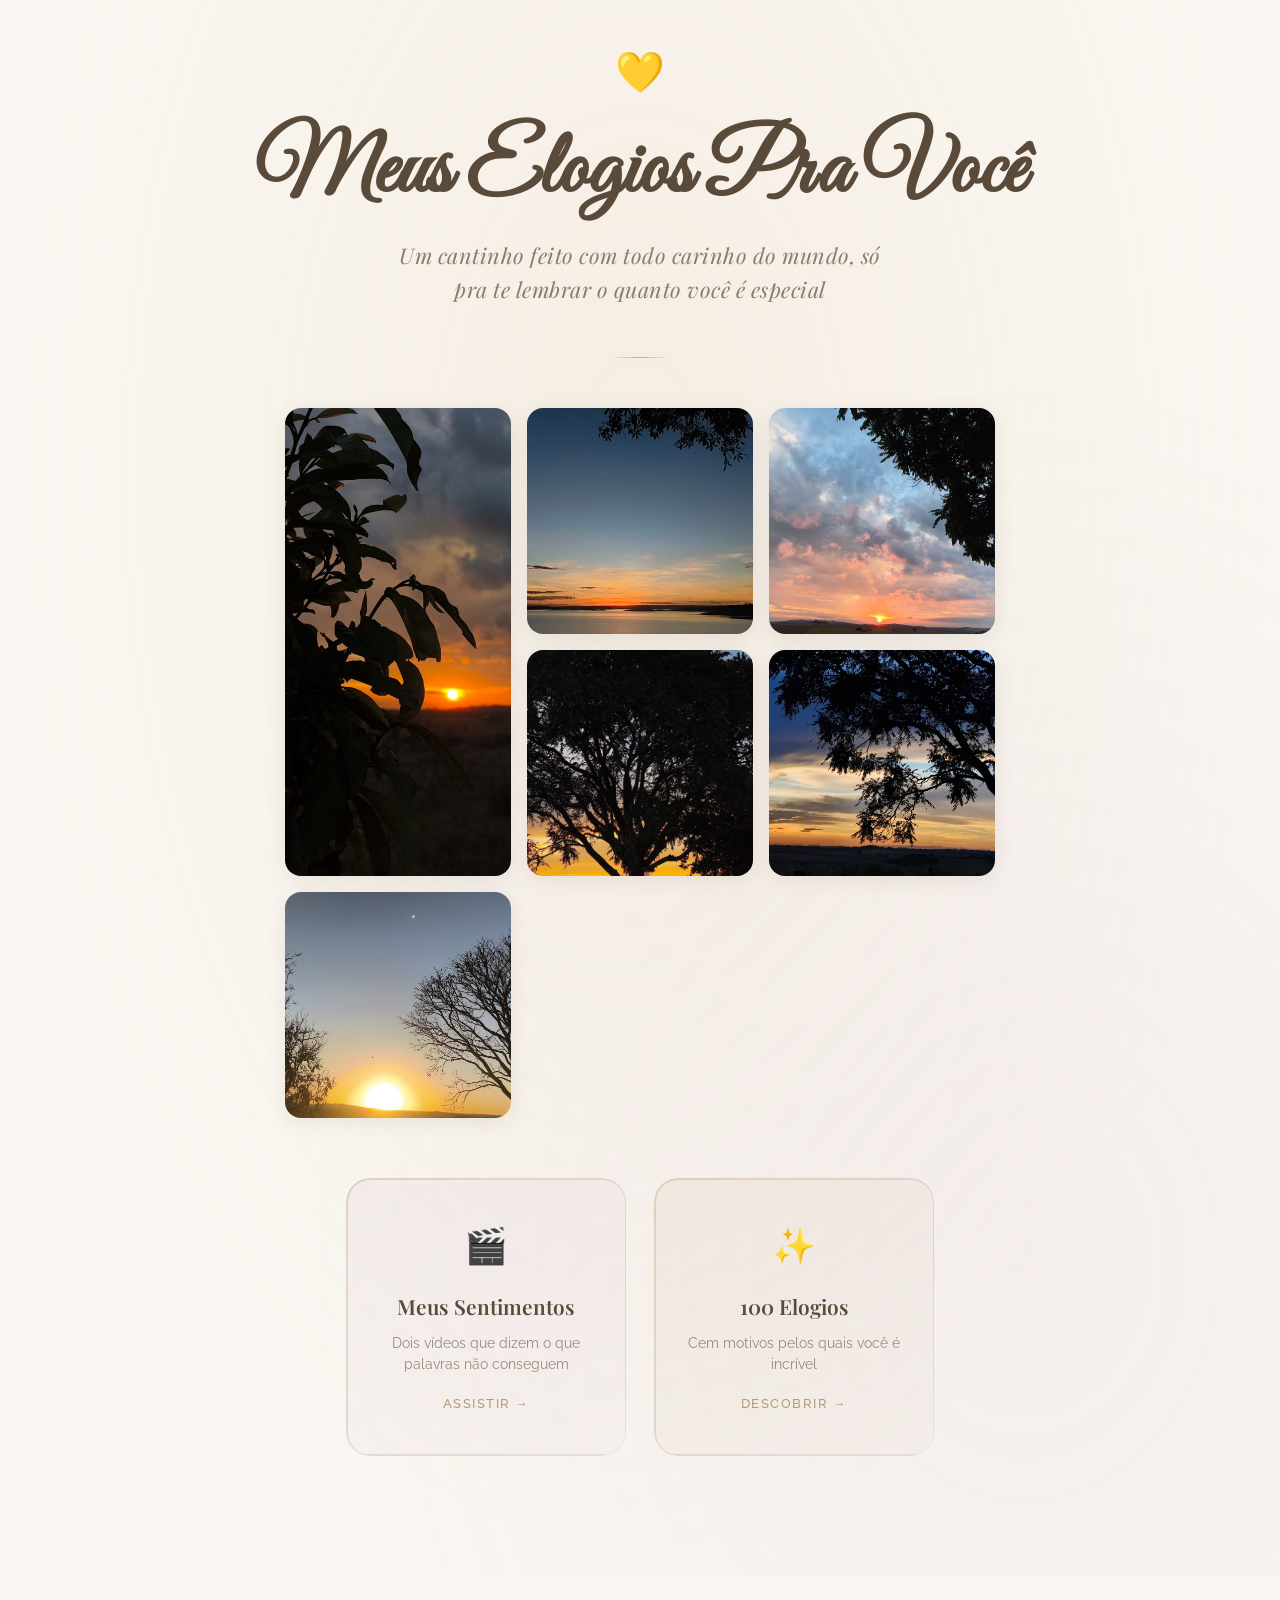
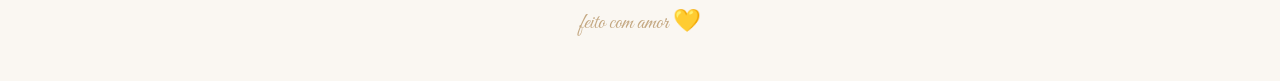
<file: index.html>
<!DOCTYPE html>
<html lang="pt-BR">
<head>
    <meta charset="UTF-8">
    <meta name="viewport" content="width=device-width, initial-scale=1.0">
    <meta name="description" content="Um site feito com carinho, cheio de elogios e sentimentos especiais pra você.">
    <title>Meus Elogios Pra Você 💛</title>
    <link rel="stylesheet" href="estilo.css">
    <style>
        /* ── Index Page Styles ── */
        body {
            background: #faf7f2;
            color: #3a3028;
            min-height: 100vh;
        }

        /* ── Floating Particles ── */
        .particles {
            position: fixed;
            inset: 0;
            pointer-events: none;
            z-index: 0;
            overflow: hidden;
        }

        .particle {
            position: absolute;
            border-radius: 50%;
            opacity: 0;
            animation: twinkle linear infinite;
        }

        /* ── Hero Section ── */
        .hero {
            position: relative;
            min-height: 100vh;
            display: flex;
            flex-direction: column;
            align-items: center;
            justify-content: center;
            text-align: center;
            padding: 40px 24px;
            z-index: 1;
        }

        .hero::before {
            content: '';
            position: absolute;
            inset: 0;
            background: radial-gradient(ellipse at 50% 30%, rgba(212, 175, 125, 0.12) 0%, transparent 70%),
                        radial-gradient(ellipse at 80% 80%, rgba(180, 140, 180, 0.08) 0%, transparent 50%);
            pointer-events: none;
        }

        .hero-heart {
            font-size: 2.5rem;
            animation: heartbeat 2s ease-in-out infinite;
            margin-bottom: 16px;
            opacity: 0;
            animation: fadeIn 1s ease 0.3s forwards, heartbeat 2s ease-in-out 1.3s infinite;
        }

        .hero-title {
            font-family: 'Great Vibes', cursive;
            font-size: clamp(2.8rem, 7vw, 5.5rem);
            color: #5a4a3a;
            line-height: 1.2;
            margin-bottom: 12px;
            opacity: 0;
            animation: fadeInUp 1.2s ease 0.5s forwards;
        }

        .hero-subtitle {
            font-family: 'Playfair Display', serif;
            font-size: clamp(1rem, 2.5vw, 1.35rem);
            font-weight: 400;
            font-style: italic;
            color: #8a7a6a;
            letter-spacing: 0.5px;
            max-width: 500px;
            margin-bottom: 50px;
            opacity: 0;
            animation: fadeInUp 1.2s ease 0.8s forwards;
        }

        .hero-line {
            width: 60px;
            height: 1px;
            background: linear-gradient(90deg, transparent, #c4a882, transparent);
            margin-bottom: 50px;
            opacity: 0;
            animation: fadeIn 1.5s ease 1s forwards;
        }

        /* ── Photo Gallery ── */
        .gallery {
            display: grid;
            grid-template-columns: repeat(3, 1fr);
            gap: 16px;
            max-width: 750px;
            width: 100%;
            padding: 0 20px;
            margin-bottom: 60px;
            opacity: 0;
            animation: fadeInUp 1.2s ease 1.2s forwards;
        }

        .gallery-item {
            position: relative;
            border-radius: 16px;
            overflow: hidden;
            aspect-ratio: 1;
            cursor: pointer;
            transition: all 0.5s cubic-bezier(0.23, 1, 0.32, 1);
            box-shadow: 0 4px 20px rgba(90, 74, 58, 0.1);
        }

        .gallery-item:nth-child(1) {
            grid-row: span 2;
            aspect-ratio: auto;
        }

        .gallery-item:hover {
            transform: translateY(-6px) scale(1.02);
            box-shadow: 0 12px 40px rgba(90, 74, 58, 0.2);
        }

        .gallery-item img {
            width: 100%;
            height: 100%;
            object-fit: cover;
            transition: transform 0.6s cubic-bezier(0.23, 1, 0.32, 1);
        }

        .gallery-item:hover img {
            transform: scale(1.08);
        }

        .gallery-item::after {
            content: '';
            position: absolute;
            inset: 0;
            background: linear-gradient(180deg, transparent 60%, rgba(90, 74, 58, 0.15) 100%);
            opacity: 0;
            transition: opacity 0.4s ease;
        }

        .gallery-item:hover::after {
            opacity: 1;
        }

        /* ── Navigation Cards ── */
        .nav-cards {
            display: flex;
            gap: 28px;
            flex-wrap: wrap;
            justify-content: center;
            padding: 0 24px;
            margin-bottom: 80px;
            opacity: 0;
            animation: fadeInUp 1.2s ease 1.5s forwards;
        }

        .nav-card {
            position: relative;
            width: 280px;
            padding: 40px 32px;
            border-radius: 24px;
            text-align: center;
            cursor: pointer;
            transition: all 0.45s cubic-bezier(0.23, 1, 0.32, 1);
            overflow: hidden;
        }

        .nav-card::before {
            content: '';
            position: absolute;
            inset: 0;
            border-radius: 24px;
            padding: 1.5px;
            background: linear-gradient(135deg, rgba(196, 168, 130, 0.4), rgba(180, 140, 180, 0.2));
            -webkit-mask: linear-gradient(#fff 0 0) content-box, linear-gradient(#fff 0 0);
            -webkit-mask-composite: xor;
            mask-composite: exclude;
        }

        .nav-card-sentimentos {
            background: linear-gradient(145deg, rgba(180, 140, 180, 0.08), rgba(200, 170, 200, 0.04));
        }

        .nav-card-elogios {
            background: linear-gradient(145deg, rgba(196, 168, 130, 0.1), rgba(220, 190, 150, 0.04));
        }

        .nav-card:hover {
            transform: translateY(-8px);
            box-shadow: 0 20px 50px rgba(90, 74, 58, 0.12);
        }

        .nav-card-icon {
            font-size: 2.2rem;
            margin-bottom: 16px;
            display: block;
            transition: transform 0.4s ease;
        }

        .nav-card:hover .nav-card-icon {
            transform: scale(1.15);
        }

        .nav-card-title {
            font-family: 'Playfair Display', serif;
            font-size: 1.3rem;
            font-weight: 600;
            color: #5a4a3a;
            margin-bottom: 10px;
        }

        .nav-card-desc {
            font-size: 0.85rem;
            color: #9a8a7a;
            font-weight: 400;
            line-height: 1.5;
        }

        .nav-card-arrow {
            margin-top: 20px;
            display: inline-flex;
            align-items: center;
            gap: 6px;
            font-size: 0.8rem;
            font-weight: 500;
            color: #b49a78;
            letter-spacing: 1.5px;
            text-transform: uppercase;
            transition: all 0.3s ease;
        }

        .nav-card:hover .nav-card-arrow {
            gap: 10px;
            color: #8a6a48;
        }

        /* ── Footer ── */
        .footer {
            text-align: center;
            padding: 30px 24px 40px;
            opacity: 0;
            animation: fadeIn 1.5s ease 2s forwards;
        }

        .footer-text {
            font-family: 'Great Vibes', cursive;
            font-size: 1.4rem;
            color: #c4a882;
        }

        /* ── Responsive ── */
        @media (max-width: 600px) {
            .gallery {
                grid-template-columns: repeat(2, 1fr);
                gap: 10px;
            }

            .gallery-item:nth-child(1) {
                grid-row: span 1;
            }

            .nav-cards {
                gap: 18px;
            }

            .nav-card {
                width: 100%;
                max-width: 320px;
                padding: 32px 24px;
            }
        }
    </style>
</head>
<body>
    <!-- Floating Particles -->
    <div class="particles" id="particles"></div>

    <!-- Hero Section -->
    <section class="hero">
        <div class="hero-heart">💛</div>
        <h1 class="hero-title">Meus Elogios Pra Você</h1>
        <p class="hero-subtitle">Um cantinho feito com todo carinho do mundo, só pra te lembrar o quanto você é especial</p>
        <div class="hero-line"></div>

        <!-- Photo Gallery -->
        <div class="gallery">
            <div class="gallery-item">
                <img src="Fotinhas/Lindeza.jpeg" alt="Foto especial" loading="lazy">
            </div>
            <div class="gallery-item">
                <img src="Fotinha2/Fotinha3.jpeg" alt="Foto especial" loading="lazy">
            </div>
            <div class="gallery-item">
                <img src="Fotinhas/Lindeza2.jpeg" alt="Foto especial" loading="lazy">
            </div>
            <div class="gallery-item">
                <img src="Fotinha2/Fotinha7.jpeg" alt="Foto especial" loading="lazy">
            </div>
            <div class="gallery-item">
                <img src="Fotinhas/Fotinha5.jpeg" alt="Foto especial" loading="lazy">
            </div>
            <div class="gallery-item">
                <img src="Fotinhas/PaisagemRoçaAmarelinha.jpeg" alt="Paisagem especial" loading="lazy">
            </div>
        </div>

        <!-- Navigation Cards -->
        <div class="nav-cards">
            <a href="MeuSentimentoHEHE.html" class="nav-card nav-card-sentimentos">
                <span class="nav-card-icon">🎬</span>
                <h2 class="nav-card-title">Meus Sentimentos</h2>
                <p class="nav-card-desc">Dois vídeos que dizem o que palavras não conseguem</p>
                <span class="nav-card-arrow">Assistir →</span>
            </a>
            <a href="elogios.html" class="nav-card nav-card-elogios">
                <span class="nav-card-icon">✨</span>
                <h2 class="nav-card-title">100 Elogios</h2>
                <p class="nav-card-desc">Cem motivos pelos quais você é incrível</p>
                <span class="nav-card-arrow">Descobrir →</span>
            </a>
        </div>
    </section>

    <!-- Footer -->
    <footer class="footer">
        <p class="footer-text">feito com amor 💛</p>
    </footer>

    <script>
        // ── Create floating particles ──
        const particlesContainer = document.getElementById('particles');
        const colors = ['#d4af7d', '#c4a882', '#b49a78', '#e0c8a8', '#c8b0d0'];

        for (let i = 0; i < 30; i++) {
            const particle = document.createElement('div');
            particle.classList.add('particle');
            const size = Math.random() * 5 + 2;
            particle.style.width = size + 'px';
            particle.style.height = size + 'px';
            particle.style.left = Math.random() * 100 + '%';
            particle.style.top = Math.random() * 100 + '%';
            particle.style.background = colors[Math.floor(Math.random() * colors.length)];
            particle.style.animationDuration = (Math.random() * 4 + 3) + 's';
            particle.style.animationDelay = (Math.random() * 5) + 's';
            particlesContainer.appendChild(particle);
        }
    </script>
</body>
</html>
</file>
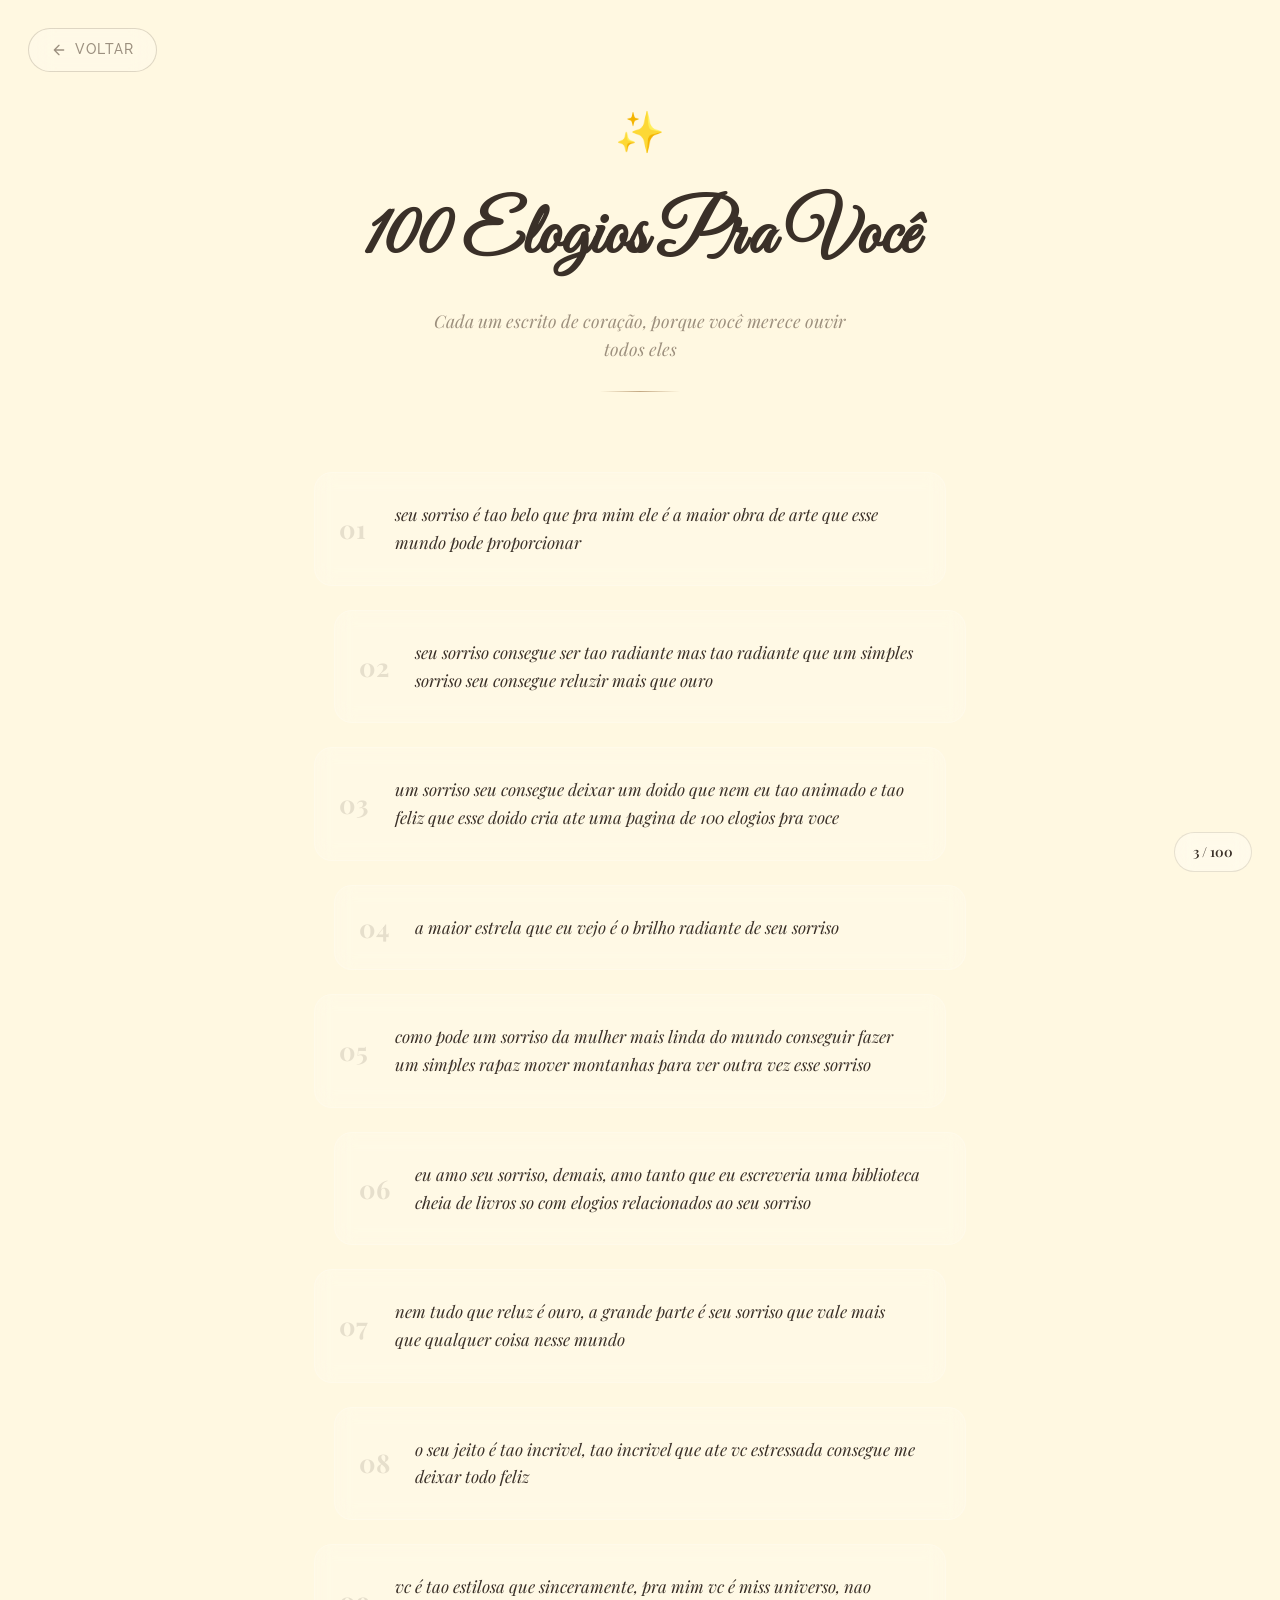
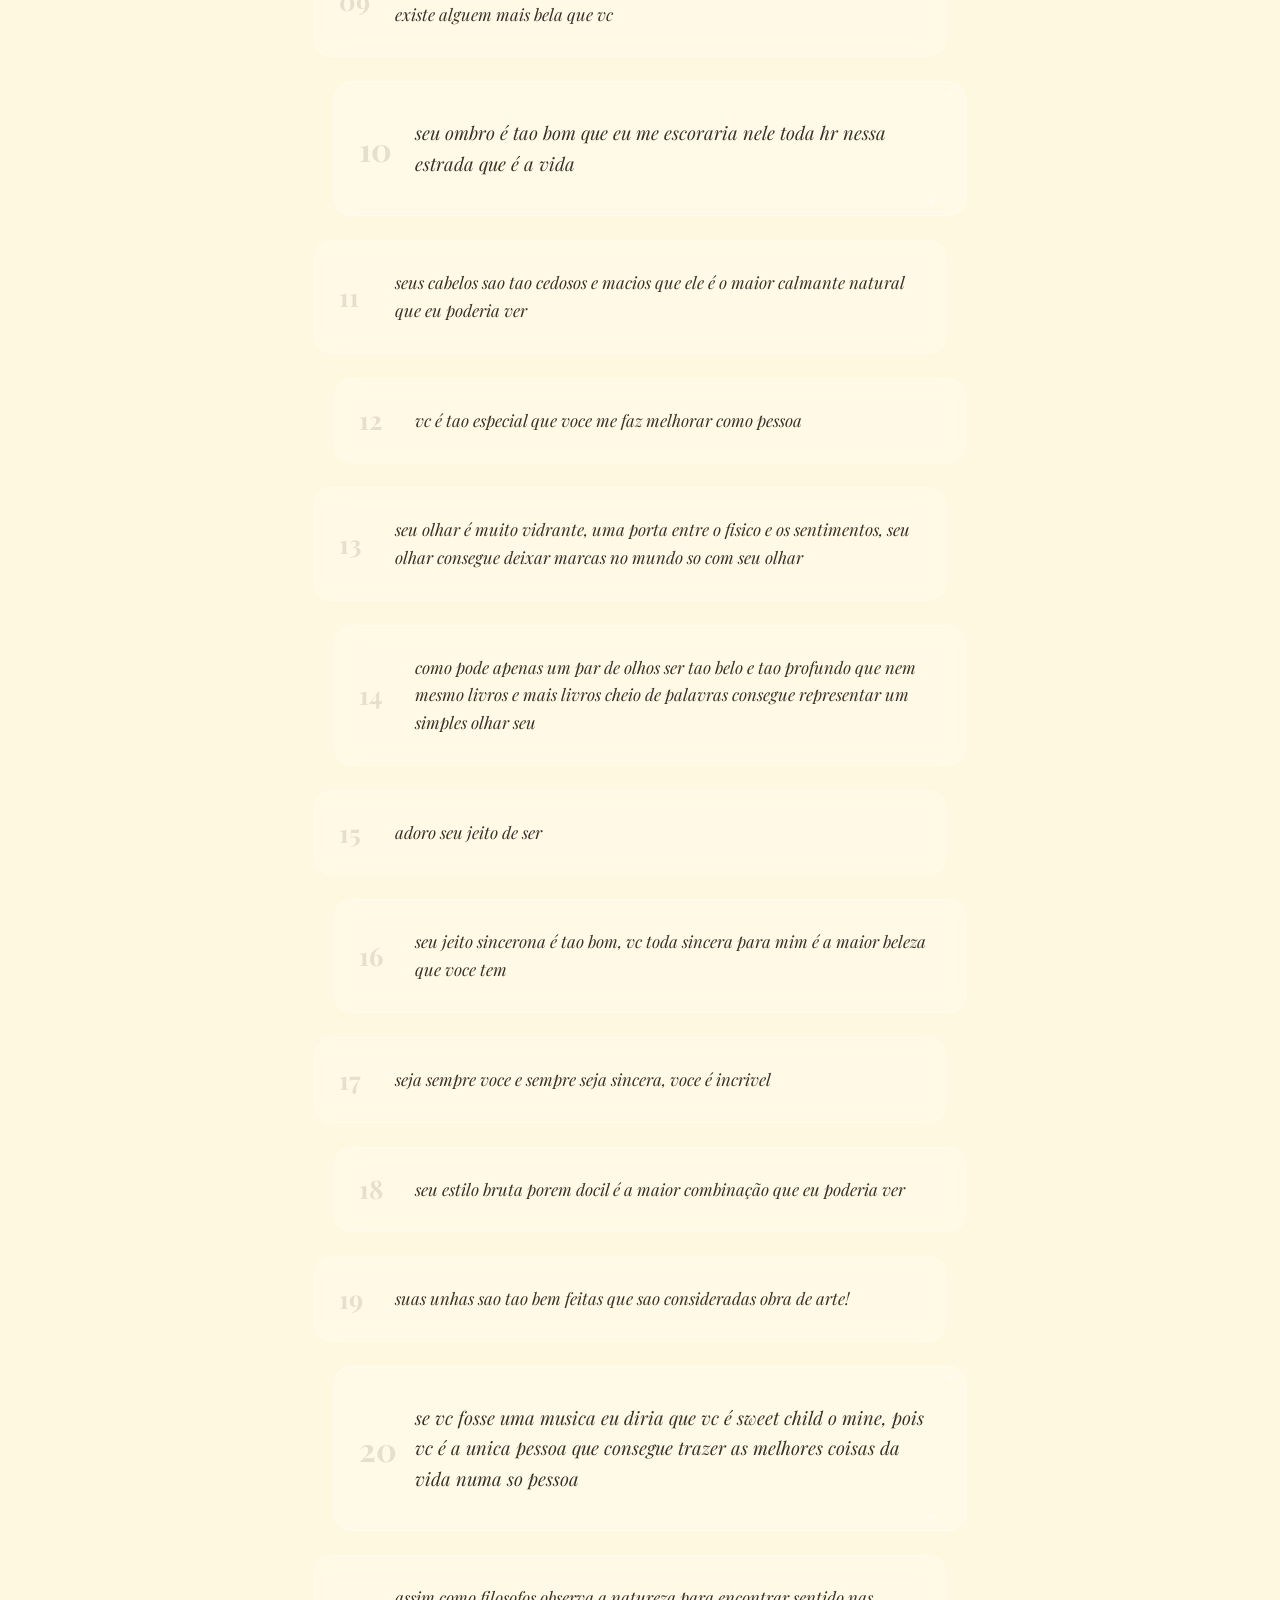
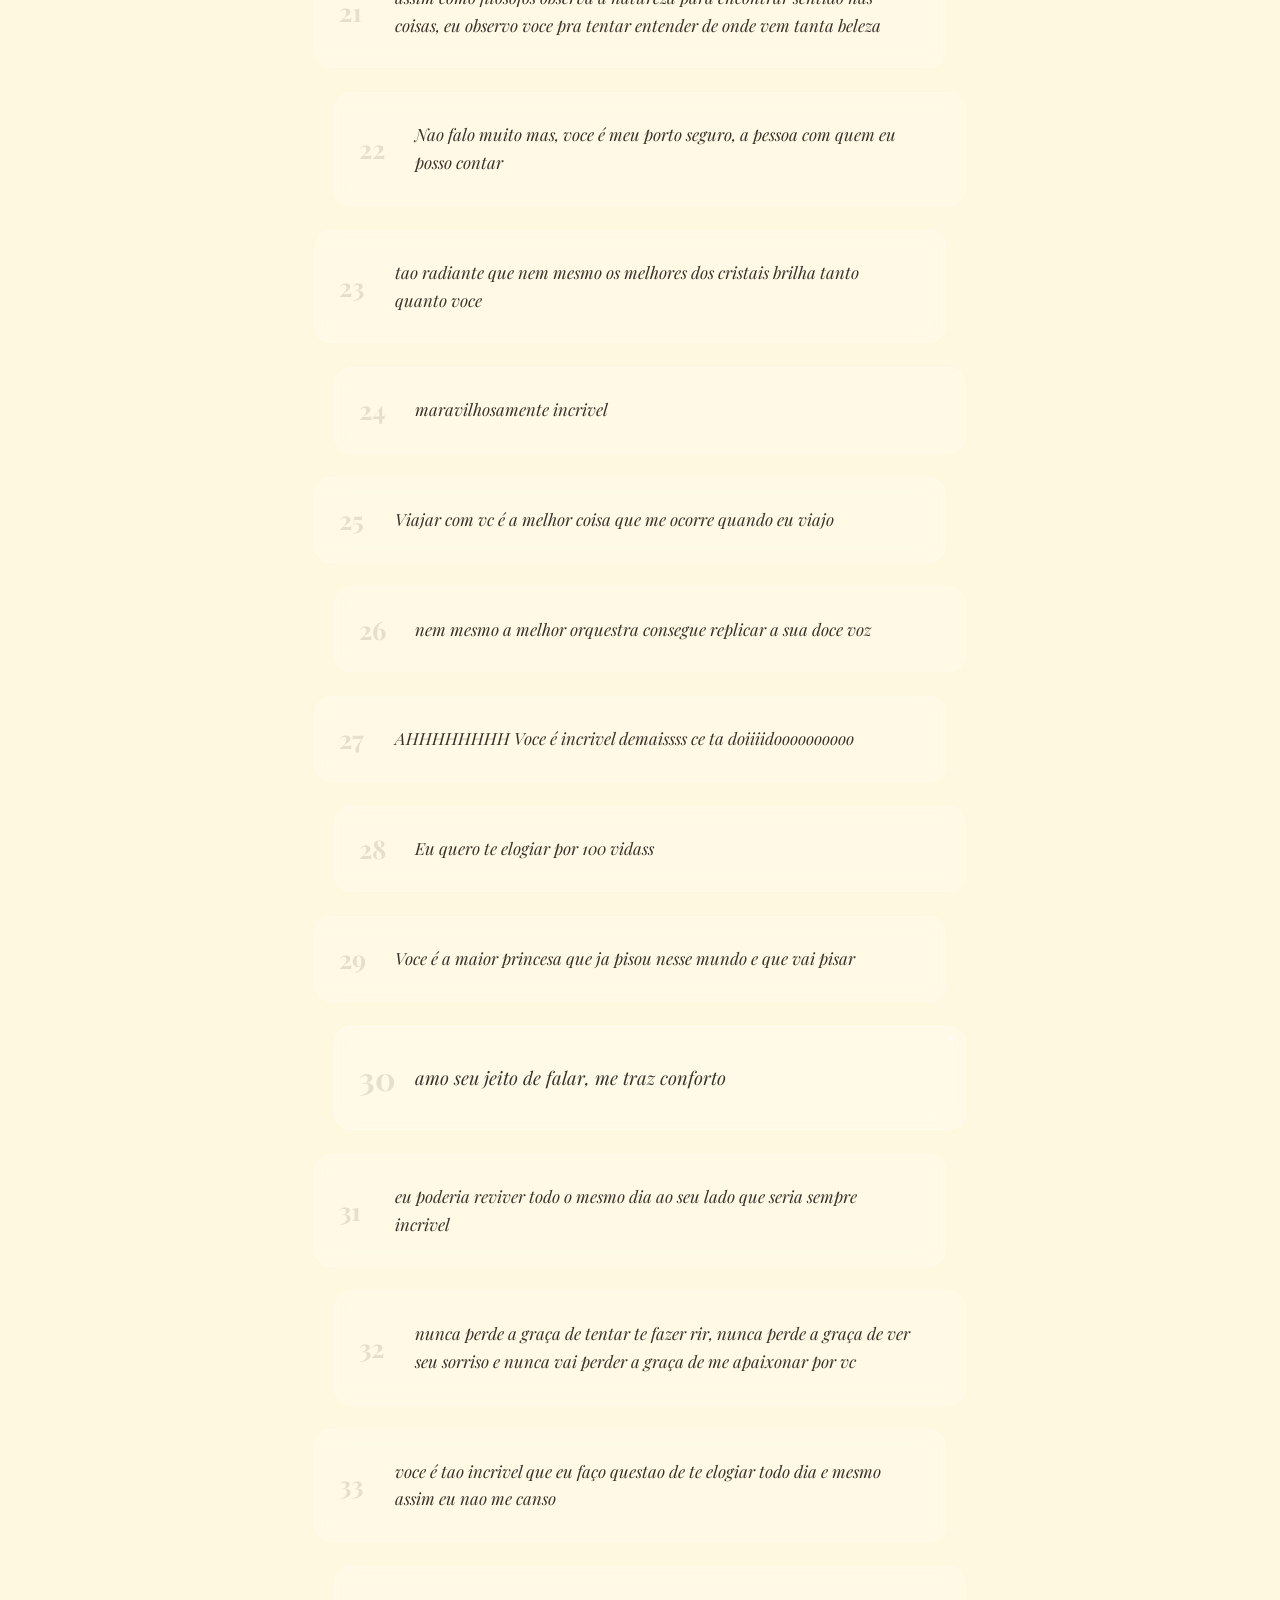
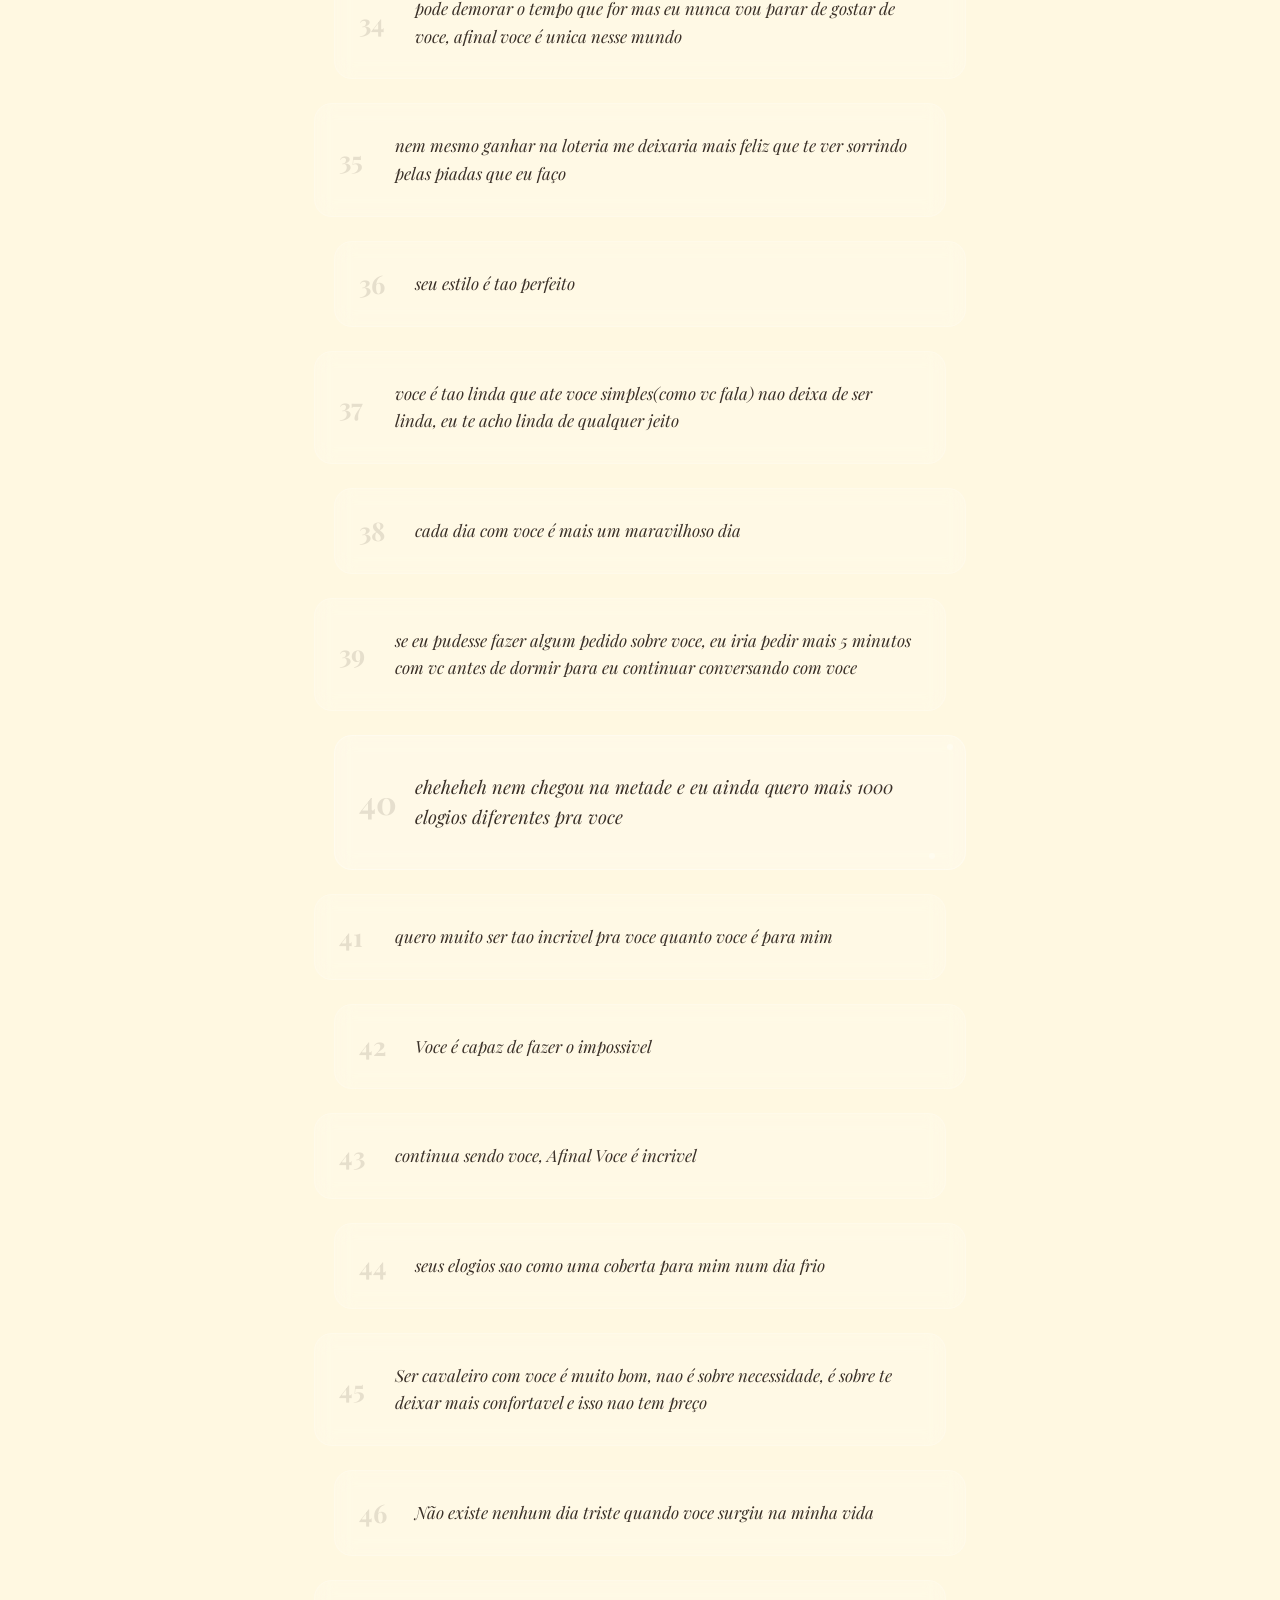
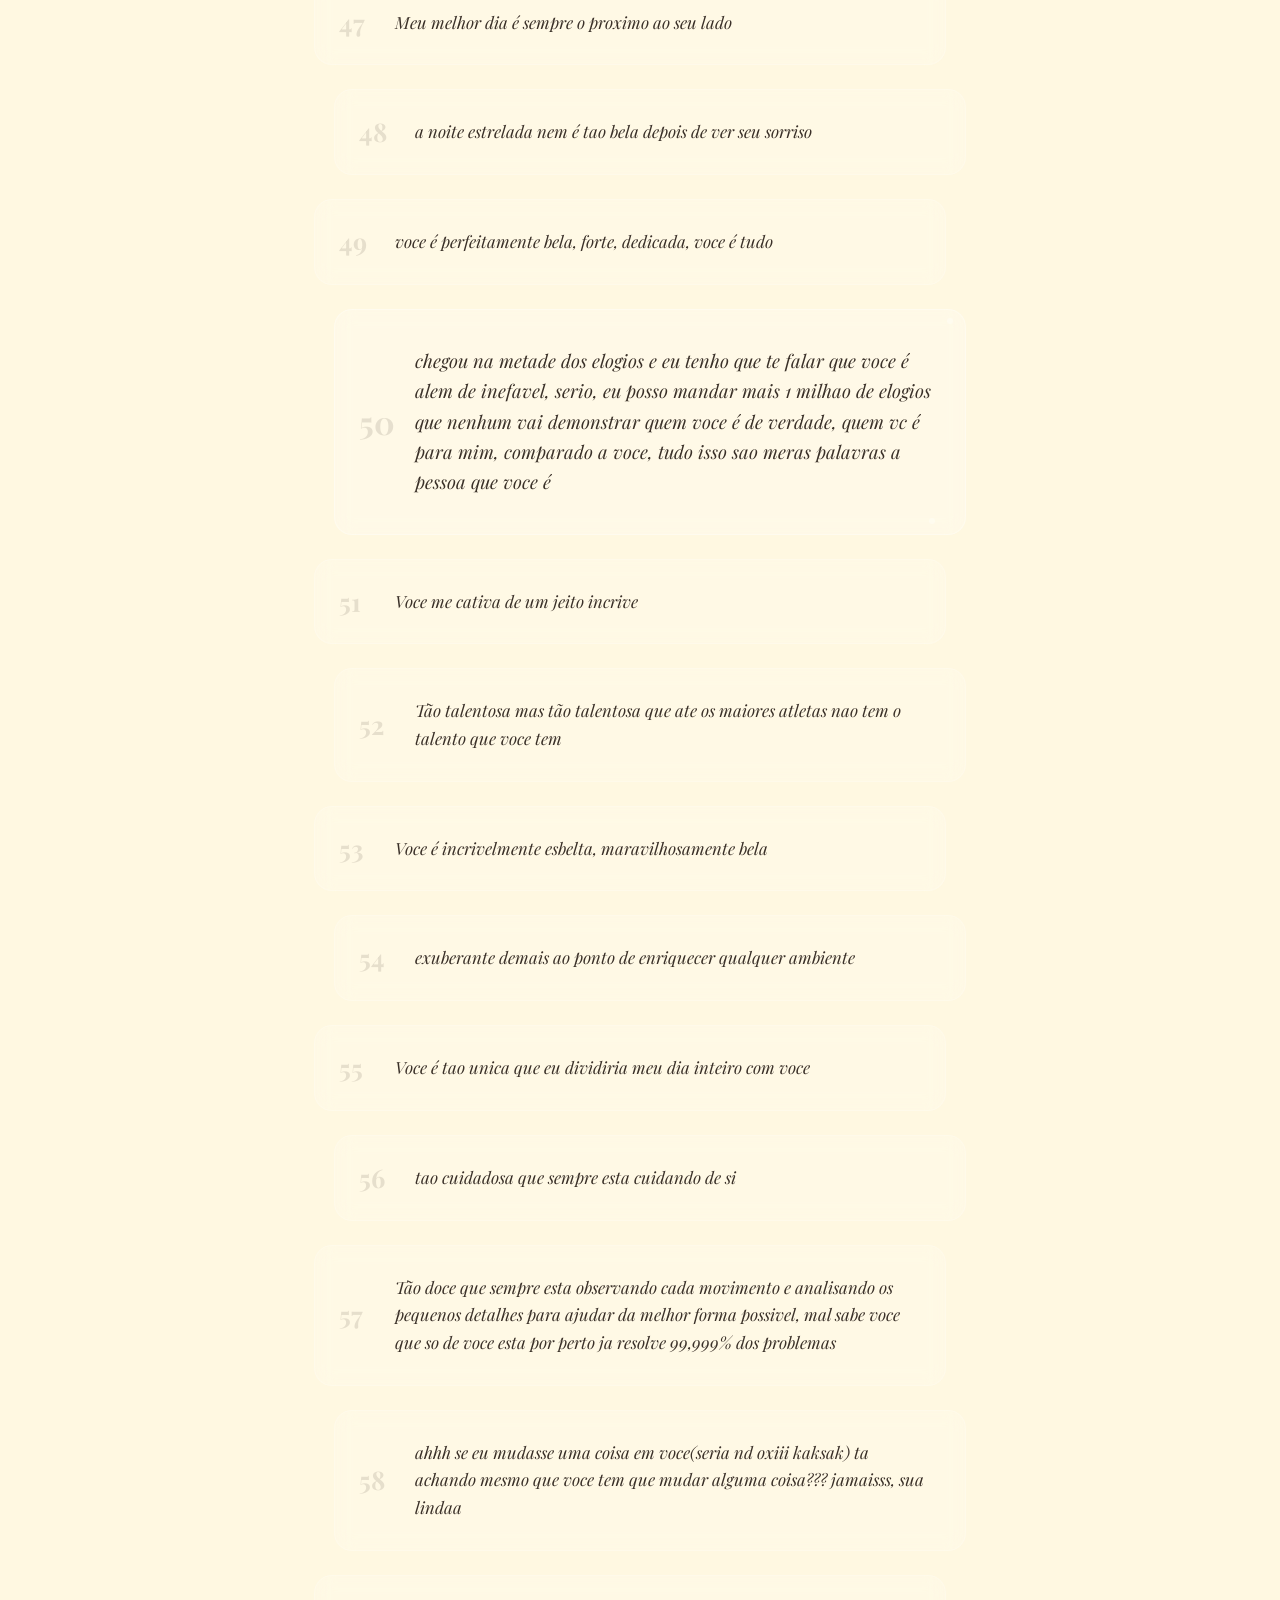
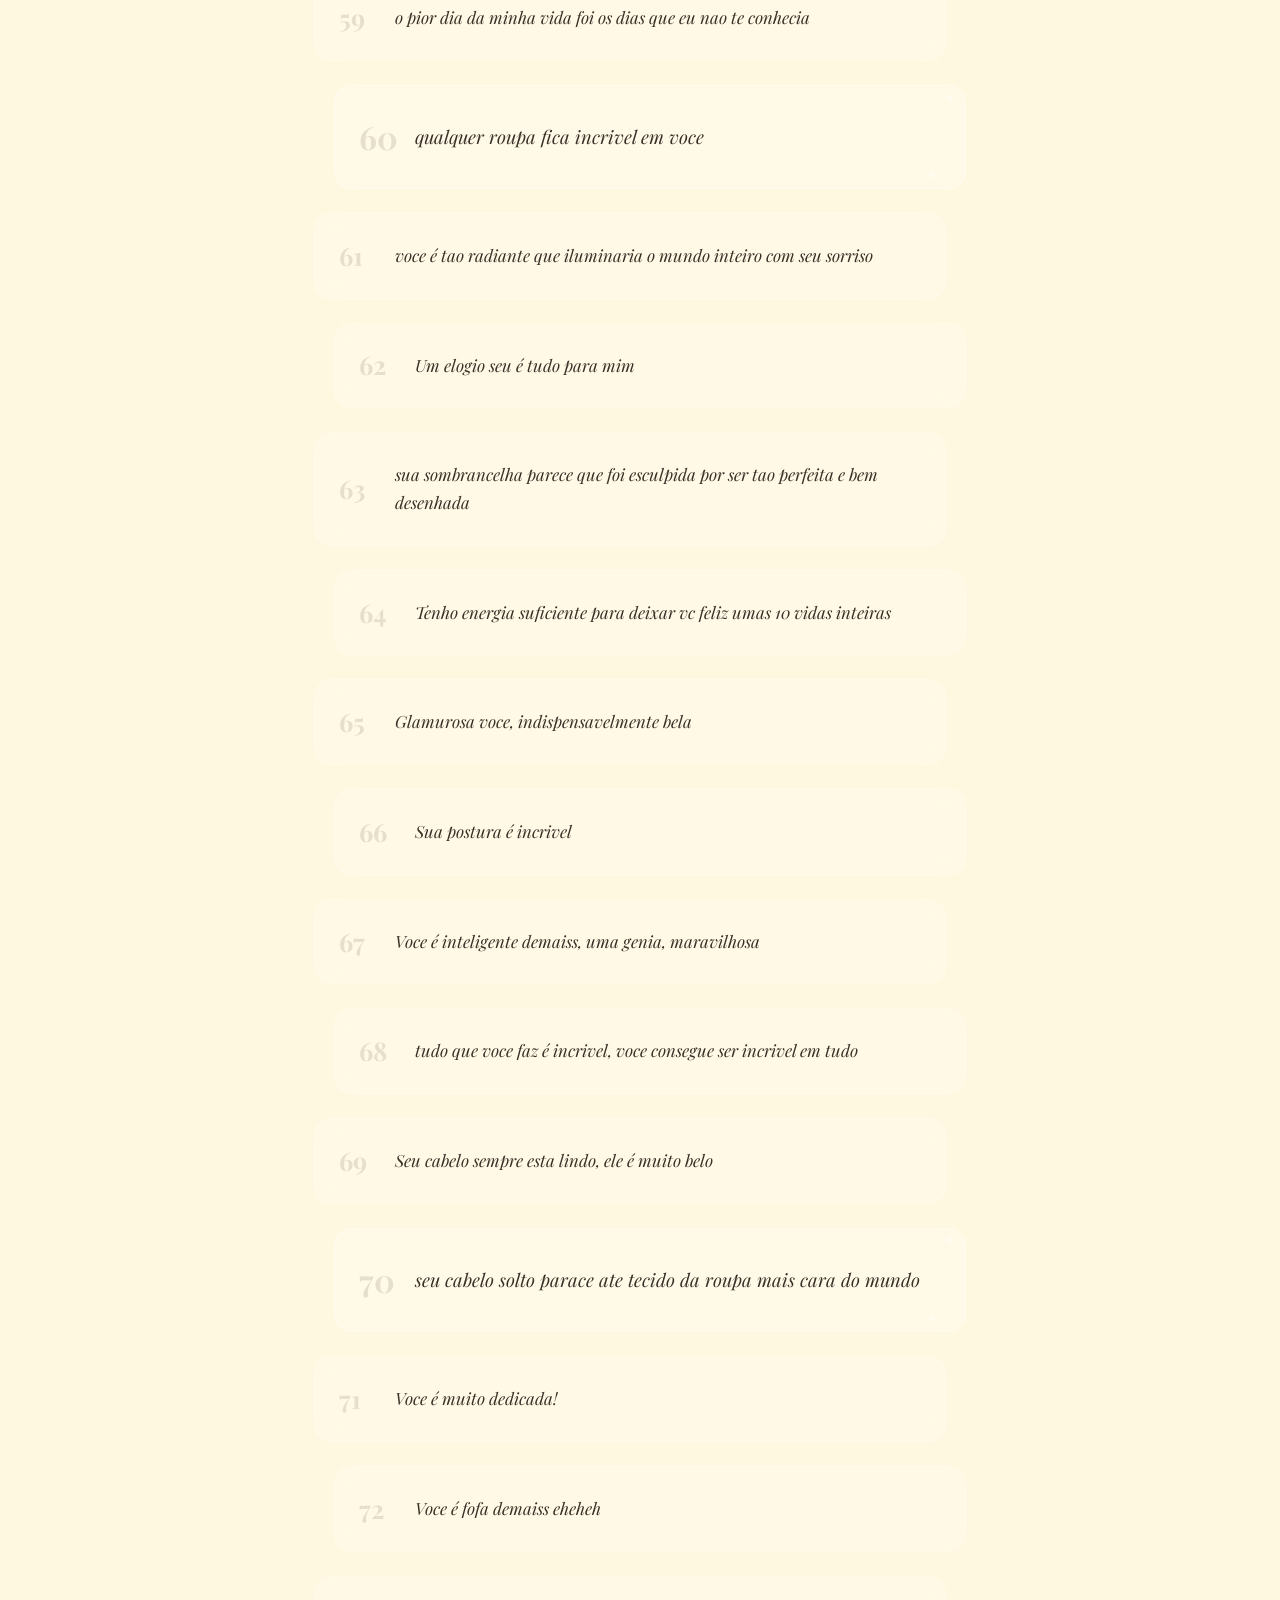
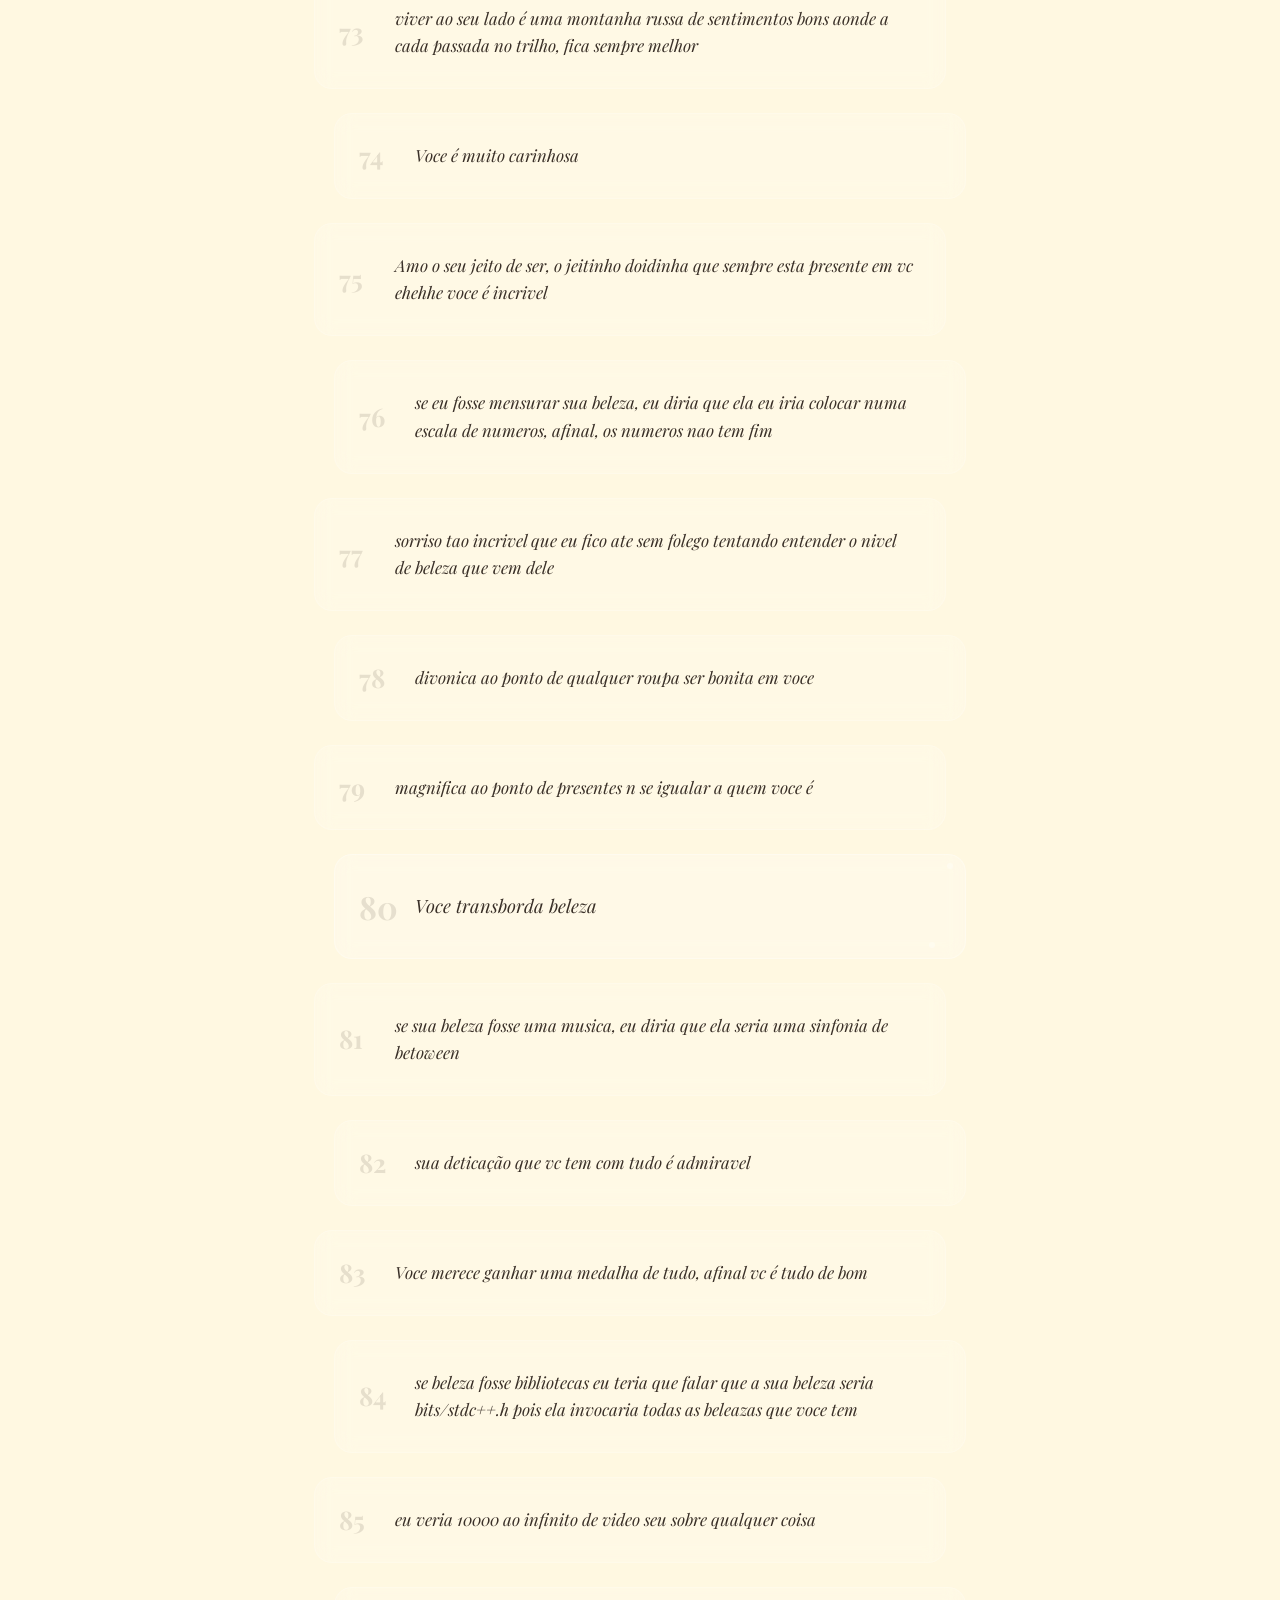
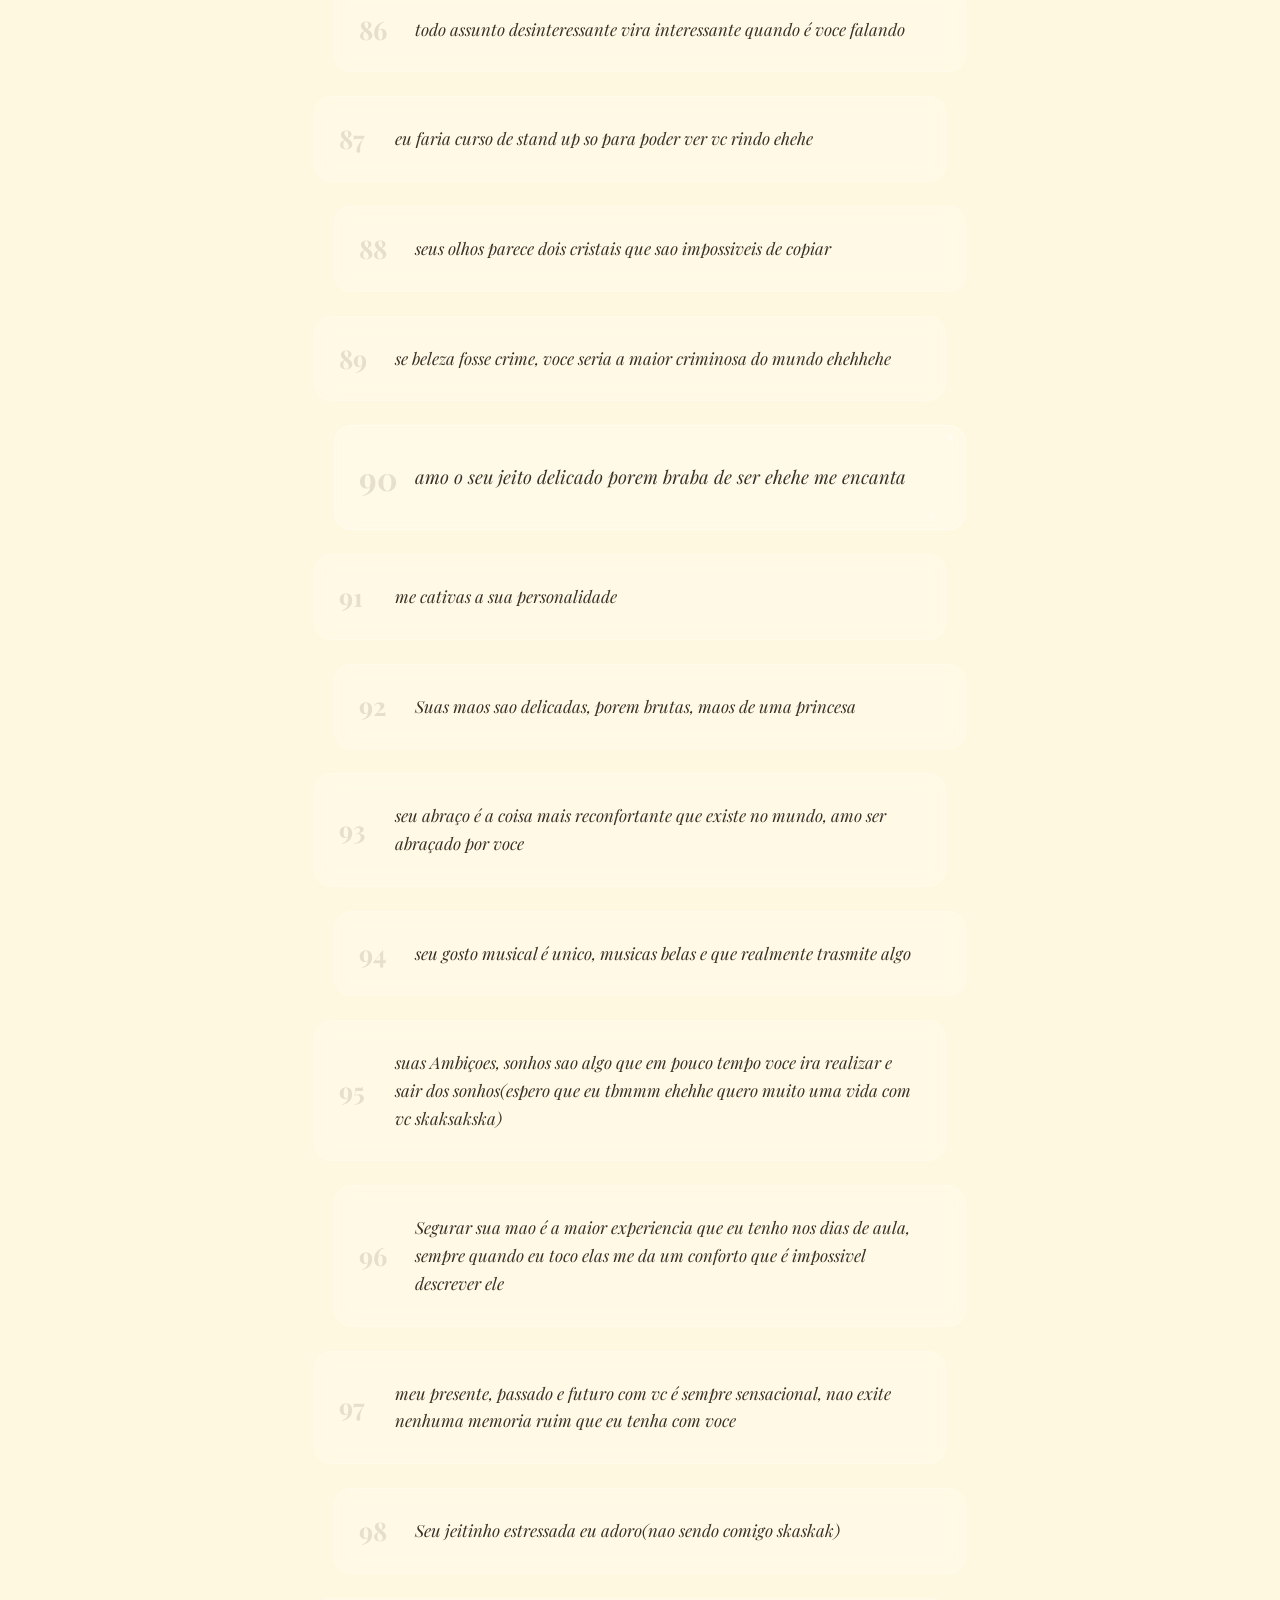
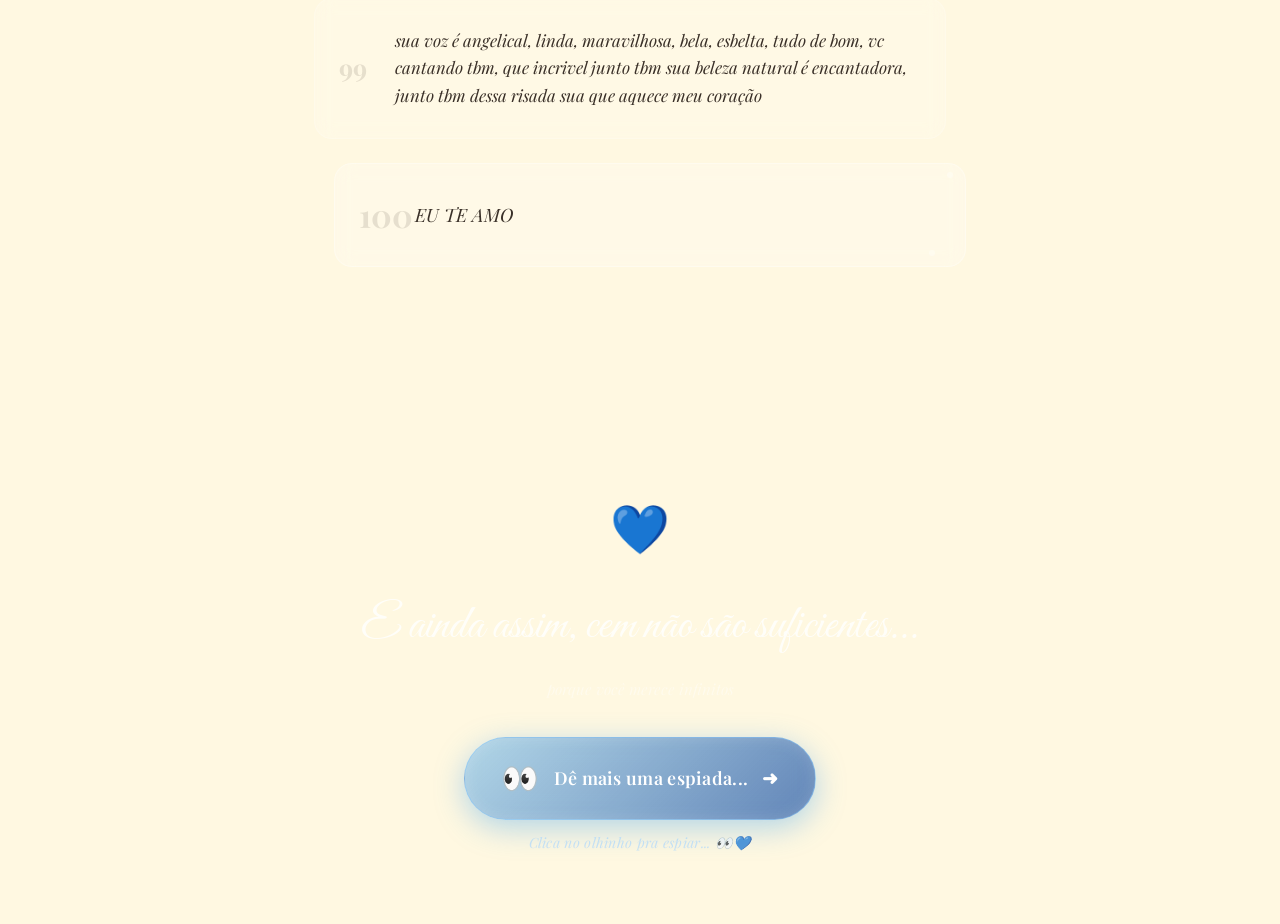
<file: elogios.html>
<!DOCTYPE html>
<html lang="pt-BR">
<head>
    <meta charset="UTF-8">
    <meta name="viewport" content="width=device-width, initial-scale=1.0">
    <meta name="description" content="100 elogios escritos com carinho, cada um mais especial que o outro.">
    <title>100 Elogios Pra Você ✨</title>
    <link rel="stylesheet" href="estilo.css">
    <style>
        body {
            background: #fff8e1;
            min-height: 100vh;
            transition: background-color 0.1s linear;
        }

        /* ── Header ── */
        .elogios-header {
            position: relative;
            text-align: center;
            padding: 100px 24px 60px;
            opacity: 0;
            animation: fadeInUp 1.2s ease 0.3s forwards;
        }

        .elogios-icon {
            font-size: 2.5rem;
            display: block;
            margin-bottom: 16px;
            animation: pulse 3s ease-in-out infinite;
        }

        .elogios-title {
            font-family: 'Great Vibes', cursive;
            font-size: clamp(2.5rem, 6vw, 4.5rem);
            color: #5a4a3a;
            margin-bottom: 12px;
            transition: color 0.3s ease;
        }

        .elogios-subtitle {
            font-family: 'Playfair Display', serif;
            font-size: clamp(0.9rem, 2vw, 1.1rem);
            font-style: italic;
            font-weight: 400;
            color: #8a7a6a;
            max-width: 450px;
            margin: 0 auto;
            transition: color 0.3s ease;
        }

        .elogios-line {
            width: 80px;
            height: 1px;
            background: linear-gradient(90deg, transparent, #c4a882, transparent);
            margin: 28px auto 0;
            transition: background 0.3s ease;
        }

        /* ── Elogios Container ── */
        .elogios-container {
            max-width: 700px;
            margin: 0 auto;
            padding: 20px 24px 120px;
        }

        /* ── Individual Elogio Card ── */
        .elogio-card {
            position: relative;
            margin-bottom: 24px;
            padding: 28px 32px 28px 80px;
            border-radius: 18px;
            background: rgba(255, 255, 255, 0.15);
            backdrop-filter: blur(10px);
            -webkit-backdrop-filter: blur(10px);
            border: 1px solid rgba(255, 255, 255, 0.2);
            opacity: 0;
            transform: translateY(30px);
            transition: all 0.5s cubic-bezier(0.23, 1, 0.32, 1);
        }

        .elogio-card.visible {
            opacity: 1;
            transform: translateY(0);
        }

        .elogio-card:hover {
            transform: translateY(-3px) scale(1.01);
            background: rgba(255, 255, 255, 0.22);
            box-shadow: 0 12px 40px rgba(0, 0, 0, 0.08);
        }

        .elogio-card:nth-child(odd) {
            margin-left: 0;
            margin-right: 20px;
        }

        .elogio-card:nth-child(even) {
            margin-left: 20px;
            margin-right: 0;
        }

        .elogio-number {
            position: absolute;
            left: 24px;
            top: 50%;
            transform: translateY(-50%);
            font-family: 'Playfair Display', serif;
            font-size: 1.6rem;
            font-weight: 700;
            color: rgba(255, 255, 255, 0.25);
            line-height: 1;
            transition: color 0.3s ease;
        }

        .elogio-text {
            font-family: 'Playfair Display', serif;
            font-size: 1.05rem;
            font-weight: 400;
            line-height: 1.65;
            color: #3a3028;
            font-style: italic;
            transition: color 0.3s ease;
        }

        /* ── Milestone Cards (Every 10th) ── */
        .elogio-card.milestone {
            padding: 36px 32px 36px 80px;
            background: rgba(255, 255, 255, 0.22);
            border: 1px solid rgba(255, 255, 255, 0.3);
        }

        .elogio-card.milestone .elogio-number {
            font-size: 2rem;
            color: rgba(255, 255, 255, 0.35);
        }

        .elogio-card.milestone .elogio-text {
            font-size: 1.15rem;
        }

        /* ── Sparkle Decorations ── */
        .sparkle {
            position: absolute;
            width: 6px;
            height: 6px;
            border-radius: 50%;
            background: rgba(255, 255, 255, 0.3);
            pointer-events: none;
        }

        .elogio-card.milestone .sparkle:nth-child(1) {
            top: 8px;
            right: 12px;
            animation: twinkle 2.5s ease infinite;
        }

        .elogio-card.milestone .sparkle:nth-child(2) {
            bottom: 10px;
            right: 30px;
            animation: twinkle 3s ease 0.5s infinite;
        }

        /* ── Progress Bar ── */
        .progress-bar {
            position: fixed;
            top: 0;
            left: 0;
            height: 3px;
            background: linear-gradient(90deg, #ffd54f, #64b5f6, #1565c0);
            z-index: 200;
            transition: width 0.1s linear;
            box-shadow: 0 0 10px rgba(100, 181, 246, 0.4);
        }

        /* ── Depth Indicator ── */
        .depth-indicator {
            position: fixed;
            right: 24px;
            top: 50%;
            transform: translateY(-50%);
            z-index: 100;
            display: flex;
            flex-direction: column;
            align-items: center;
            gap: 6px;
            opacity: 0;
            transition: opacity 0.5s ease;
        }

        .depth-indicator.visible {
            opacity: 1;
        }

        .depth-label {
            font-family: 'Raleway', sans-serif;
            font-size: 0.6rem;
            letter-spacing: 2px;
            text-transform: uppercase;
            writing-mode: vertical-lr;
            text-orientation: mixed;
            color: rgba(255, 255, 255, 0.3);
            transition: color 0.3s ease;
        }

        .depth-dots {
            display: flex;
            flex-direction: column;
            gap: 4px;
        }

        .depth-dot {
            width: 4px;
            height: 4px;
            border-radius: 50%;
            background: rgba(255, 255, 255, 0.15);
            transition: all 0.3s ease;
        }

        .depth-dot.active {
            background: rgba(255, 255, 255, 0.5);
            box-shadow: 0 0 6px rgba(255, 255, 255, 0.3);
        }

        /* ── Final Message ── */
        .final-message {
            text-align: center;
            padding: 80px 24px 40px;
            opacity: 0;
            transform: translateY(30px);
            transition: all 1s ease;
        }

        .final-message.visible {
            opacity: 1;
            transform: translateY(0);
        }

        .final-heart {
            font-size: 3rem;
            display: block;
            margin-bottom: 20px;
            animation: heartbeat 2s ease-in-out infinite;
        }

        .final-text {
            font-family: 'Great Vibes', cursive;
            font-size: clamp(1.8rem, 5vw, 3rem);
            color: rgba(255, 255, 255, 0.8);
        }

        .final-sub {
            font-family: 'Playfair Display', serif;
            font-size: 0.95rem;
            font-style: italic;
            color: rgba(255, 255, 255, 0.4);
            margin-top: 12px;
        }

        /* ── Botão +100 Elogios (Olhinhos) ── */
        .more-elogios-wrapper {
            margin-top: 36px;
            display: flex;
            flex-direction: column;
            align-items: center;
            gap: 12px;
        }

        .more-elogios-btn {
            display: inline-flex;
            align-items: center;
            gap: 14px;
            padding: 16px 36px;
            border-radius: 50px;
            background: linear-gradient(135deg, rgba(33, 150, 243, 0.35), rgba(13, 71, 161, 0.65));
            border: 1.5px solid rgba(144, 202, 249, 0.6);
            color: #ffffff;
            font-family: 'Raleway', sans-serif;
            font-size: 1.05rem;
            font-weight: 600;
            letter-spacing: 0.5px;
            text-decoration: none;
            cursor: pointer;
            box-shadow: 0 8px 30px rgba(33, 150, 243, 0.35), inset 0 0 15px rgba(255, 255, 255, 0.15);
            backdrop-filter: blur(12px);
            -webkit-backdrop-filter: blur(12px);
            transition: all 0.4s cubic-bezier(0.23, 1, 0.32, 1);
        }

        .more-elogios-btn:hover {
            transform: translateY(-4px) scale(1.04);
            background: linear-gradient(135deg, rgba(33, 150, 243, 0.6), rgba(13, 71, 161, 0.85));
            border-color: rgba(187, 222, 251, 0.9);
            box-shadow: 0 14px 45px rgba(33, 150, 243, 0.55), 0 0 25px rgba(100, 181, 246, 0.4);
            color: #ffffff;
        }

        .eye-emoji {
            font-size: 1.9rem;
            display: inline-block;
            animation: eyePulse 2.5s ease-in-out infinite;
        }

        @keyframes eyePulse {
            0%, 100% { transform: scale(1) rotate(0deg); }
            20% { transform: scale(1.25) rotate(-10deg); }
            40% { transform: scale(1.25) rotate(10deg); }
            60% { transform: scale(1.15) rotate(0deg); }
        }

        .more-elogios-btn .btn-text {
            font-family: 'Playfair Display', serif;
            font-size: 1.12rem;
            letter-spacing: 0.3px;
        }

        .more-elogios-btn .btn-arrow {
            font-size: 1.2rem;
            transition: transform 0.3s ease;
        }

        .more-elogios-btn:hover .btn-arrow {
            transform: translateX(6px);
        }

        .more-hint {
            font-family: 'Playfair Display', serif;
            font-size: 0.88rem;
            font-style: italic;
            color: rgba(187, 222, 251, 0.75);
            letter-spacing: 0.3px;
        }

        /* ── Back Button ── */
        .back-btn {
            border-color: rgba(90, 74, 58, 0.2);
            color: rgba(90, 74, 58, 0.6);
            background: rgba(255, 255, 255, 0.2);
        }

        .back-btn:hover {
            background: rgba(255, 255, 255, 0.35);
            color: #5a4a3a;
        }

        /* ── Counter ── */
        .elogio-counter {
            position: fixed;
            bottom: 28px;
            right: 28px;
            z-index: 100;
            font-family: 'Playfair Display', serif;
            font-size: 0.85rem;
            font-weight: 600;
            padding: 8px 18px;
            border-radius: 50px;
            background: rgba(255, 255, 255, 0.12);
            backdrop-filter: blur(10px);
            -webkit-backdrop-filter: blur(10px);
            border: 1px solid rgba(255, 255, 255, 0.15);
            color: rgba(90, 74, 58, 0.7);
            transition: all 0.3s ease;
        }

        /* ── Responsive ── */
        @media (max-width: 600px) {
            .elogio-card {
                padding: 22px 20px 22px 62px;
                margin-left: 0 !important;
                margin-right: 0 !important;
                border-radius: 14px;
            }

            .elogio-number {
                left: 18px;
                font-size: 1.3rem;
            }

            .elogio-text {
                font-size: 0.95rem;
            }

            .depth-indicator {
                display: none;
            }

            .elogio-counter {
                right: 16px;
                bottom: 16px;
                font-size: 0.75rem;
            }
        }
    </style>
</head>
<body>
    <!-- Progress Bar -->
    <div class="progress-bar" id="progressBar"></div>

    <!-- Back Button -->
    <a href="index.html" class="back-btn" id="backBtn">
        <svg viewBox="0 0 24 24" fill="none" stroke="currentColor" stroke-width="2" stroke-linecap="round" stroke-linejoin="round">
            <path d="M19 12H5M12 19l-7-7 7-7"/>
        </svg>
        Voltar
    </a>

    <!-- Depth Indicator -->
    <div class="depth-indicator" id="depthIndicator">
        <span class="depth-label">profundidade</span>
        <div class="depth-dots" id="depthDots"></div>
    </div>

    <!-- Counter -->
    <div class="elogio-counter" id="elogioCounter">0 / 100</div>

    <!-- Header -->
    <header class="elogios-header">
        <span class="elogios-icon">✨</span>
        <h1 class="elogios-title" id="elogiosTitle">100 Elogios Pra Você</h1>
        <p class="elogios-subtitle" id="elogiosSubtitle">Cada um escrito de coração, porque você merece ouvir todos eles</p>
        <div class="elogios-line" id="elogiosLine"></div>
    </header>

    <!-- Elogios -->
    <main class="elogios-container" id="elogiosContainer">

        <!-- Elogio 1 -->
        <div class="elogio-card" data-index="1">
            <span class="elogio-number">01</span>
            <p class="elogio-text">seu sorriso é tao belo que pra mim ele é a maior obra de arte que esse mundo pode proporcionar</p>
        </div>

        <!-- Elogio 2 -->
        <div class="elogio-card" data-index="2">
            <span class="elogio-number">02</span>
            <p class="elogio-text">seu sorriso consegue ser tao radiante mas tao radiante que um simples sorriso seu consegue reluzir mais que ouro</p>
        </div>

        <!-- Elogio 3 -->
        <div class="elogio-card" data-index="3">
            <span class="elogio-number">03</span>
            <p class="elogio-text">um sorriso seu consegue deixar um doido que nem eu tao animado e tao feliz que esse doido cria ate uma pagina de 100 elogios pra voce</p>
        </div>

        <!-- Elogio 4 -->
        <div class="elogio-card" data-index="4">
            <span class="elogio-number">04</span>
            <p class="elogio-text">a maior estrela que eu vejo é o brilho radiante de seu sorriso</p>
        </div>

        <!-- Elogio 5 -->
        <div class="elogio-card" data-index="5">
            <span class="elogio-number">05</span>
            <p class="elogio-text">como pode um sorriso da mulher mais linda do mundo conseguir fazer um simples rapaz mover montanhas para ver outra vez esse sorriso</p>
        </div>

        <!-- Elogio 6 -->
        <div class="elogio-card" data-index="6">
            <span class="elogio-number">06</span>
            <p class="elogio-text">eu amo seu sorriso, demais, amo tanto que eu escreveria uma biblioteca cheia de livros so com elogios relacionados ao seu sorriso</p>
        </div>

        <!-- Elogio 7 -->
        <div class="elogio-card" data-index="7">
            <span class="elogio-number">07</span>
            <p class="elogio-text">nem tudo que reluz é ouro, a grande parte é seu sorriso que vale mais que qualquer coisa nesse mundo</p>
        </div>

        <!-- Elogio 8 -->
        <div class="elogio-card" data-index="8">
            <span class="elogio-number">08</span>
            <p class="elogio-text">o seu jeito é tao incrivel, tao incrivel que ate vc estressada consegue me deixar todo feliz</p>
        </div>

        <!-- Elogio 9 -->
        <div class="elogio-card" data-index="9">
            <span class="elogio-number">09</span>
            <p class="elogio-text">vc é tao estilosa que sinceramente, pra mim vc é miss universo, nao existe alguem mais bela que vc</p>
        </div>

        <!-- Elogio 10 -->
        <div class="elogio-card milestone" data-index="10">
            <span class="sparkle"></span>
            <span class="sparkle"></span>
            <span class="elogio-number">10</span>
            <p class="elogio-text">seu ombro é tao bom que eu me escoraria nele toda hr nessa estrada que é a vida</p>
        </div>

        <!-- Elogio 11 -->
        <div class="elogio-card" data-index="11">
            <span class="elogio-number">11</span>
            <p class="elogio-text">seus cabelos sao tao cedosos e macios que ele é o maior calmante natural que eu poderia ver</p>
        </div>

        <!-- Elogio 12 -->
        <div class="elogio-card" data-index="12">
            <span class="elogio-number">12</span>
            <p class="elogio-text">vc é tao especial que voce me faz melhorar como pessoa</p>
        </div>

        <!-- Elogio 13 -->
        <div class="elogio-card" data-index="13">
            <span class="elogio-number">13</span>
            <p class="elogio-text">seu olhar é muito vidrante, uma porta entre o fisico e os sentimentos, seu olhar consegue deixar marcas no mundo so com seu olhar</p>
        </div>

        <!-- Elogio 14 -->
        <div class="elogio-card" data-index="14">
            <span class="elogio-number">14</span>
            <p class="elogio-text">como pode apenas um par de olhos ser tao belo e tao profundo que nem mesmo livros e mais livros cheio de palavras consegue representar um simples olhar seu</p>
        </div>

        <!-- Elogio 15 -->
        <div class="elogio-card" data-index="15">
            <span class="elogio-number">15</span>
            <p class="elogio-text">adoro seu jeito de ser</p>
        </div>

        <!-- Elogio 16 -->
        <div class="elogio-card" data-index="16">
            <span class="elogio-number">16</span>
            <p class="elogio-text">seu jeito sincerona é tao bom, vc toda sincera para mim é a maior beleza que voce tem</p>
        </div>

        <!-- Elogio 17 -->
        <div class="elogio-card" data-index="17">
            <span class="elogio-number">17</span>
            <p class="elogio-text">seja sempre voce e sempre seja sincera, voce é incrivel</p>
        </div>

        <!-- Elogio 18 -->
        <div class="elogio-card" data-index="18">
            <span class="elogio-number">18</span>
            <p class="elogio-text">seu estilo bruta porem docil é a maior combinação que eu poderia ver</p>
        </div>

        <!-- Elogio 19 -->
        <div class="elogio-card" data-index="19">
            <span class="elogio-number">19</span>
            <p class="elogio-text">suas unhas sao tao bem feitas que sao consideradas obra de arte!</p>
        </div>

        <!-- Elogio 20 -->
        <div class="elogio-card milestone" data-index="20">
            <span class="sparkle"></span>
            <span class="sparkle"></span>
            <span class="elogio-number">20</span>
            <p class="elogio-text">se vc fosse uma musica eu diria que vc é sweet child o mine, pois vc é a unica pessoa que consegue trazer as melhores coisas da vida numa so pessoa </p>
        </div>

        <!-- Elogio 21 -->
        <div class="elogio-card" data-index="21">
            <span class="elogio-number">21</span>
            <p class="elogio-text">assim como filosofos observa a natureza para encontrar sentido nas coisas, eu observo voce pra tentar entender de onde vem tanta beleza</p>
        </div>

        <!-- Elogio 22 -->
        <div class="elogio-card" data-index="22">
            <span class="elogio-number">22</span>
            <p class="elogio-text">Nao falo muito mas, voce é meu porto seguro, a pessoa com quem eu posso contar</p>
        </div>

        <!-- Elogio 23 -->
        <div class="elogio-card" data-index="23">
            <span class="elogio-number">23</span>
            <p class="elogio-text">tao radiante que nem mesmo os melhores dos cristais brilha tanto quanto voce</p>
        </div>

        <!-- Elogio 24 -->
        <div class="elogio-card" data-index="24">
            <span class="elogio-number">24</span>
            <p class="elogio-text">maravilhosamente incrivel</p>
        </div>

        <!-- Elogio 25 -->
        <div class="elogio-card" data-index="25">
            <span class="elogio-number">25</span>
            <p class="elogio-text">Viajar com vc é a melhor coisa que me ocorre quando eu viajo</p>
        </div>

        <!-- Elogio 26 -->
        <div class="elogio-card" data-index="26">
            <span class="elogio-number">26</span>
            <p class="elogio-text">nem mesmo a melhor orquestra consegue replicar a sua doce voz</p>
        </div>

        <!-- Elogio 27 -->
        <div class="elogio-card" data-index="27">
            <span class="elogio-number">27</span>
            <p class="elogio-text">AHHHHHHHH Voce é incrivel demaissss ce ta doiiiidoooooooooo</p>
        </div>

        <!-- Elogio 28 -->
        <div class="elogio-card" data-index="28">
            <span class="elogio-number">28</span>
            <p class="elogio-text">Eu quero te elogiar por 100 vidass</p>
        </div>

        <!-- Elogio 29 -->
        <div class="elogio-card" data-index="29">
            <span class="elogio-number">29</span>
            <p class="elogio-text">Voce é a maior princesa que ja pisou nesse mundo e que vai pisar</p>
        </div>

        <!-- Elogio 30 -->
        <div class="elogio-card milestone" data-index="30">
            <span class="sparkle"></span>
            <span class="sparkle"></span>
            <span class="elogio-number">30</span>
            <p class="elogio-text">amo seu jeito de falar, me traz conforto</p>
        </div>

        <!-- Elogio 31 -->
        <div class="elogio-card" data-index="31">
            <span class="elogio-number">31</span>
            <p class="elogio-text">eu poderia reviver todo o mesmo dia ao seu lado que seria sempre incrivel</p>
        </div>

        <!-- Elogio 32 -->
        <div class="elogio-card" data-index="32">
            <span class="elogio-number">32</span>
            <p class="elogio-text">nunca perde a graça de tentar te fazer rir, nunca perde a graça de ver seu sorriso e nunca vai perder a graça de me apaixonar por vc</p>
        </div>

        <!-- Elogio 33 -->
        <div class="elogio-card" data-index="33">
            <span class="elogio-number">33</span>
            <p class="elogio-text">voce é tao incrivel que eu faço questao de te elogiar todo dia e mesmo assim eu nao me canso</p>
        </div>

        <!-- Elogio 34 -->
        <div class="elogio-card" data-index="34">
            <span class="elogio-number">34</span>
            <p class="elogio-text">pode demorar o tempo que for mas eu nunca vou parar de gostar de voce, afinal voce é unica nesse mundo</p>
        </div>

        <!-- Elogio 35 -->
        <div class="elogio-card" data-index="35">
            <span class="elogio-number">35</span>
            <p class="elogio-text">nem mesmo ganhar na loteria me deixaria mais feliz que te ver sorrindo pelas piadas que eu faço</p>
        </div>

        <!-- Elogio 36 -->
        <div class="elogio-card" data-index="36">
            <span class="elogio-number">36</span>
            <p class="elogio-text">seu estilo é tao perfeito</p>
        </div>

        <!-- Elogio 37 -->
        <div class="elogio-card" data-index="37">
            <span class="elogio-number">37</span>
            <p class="elogio-text">voce é tao linda que ate voce simples(como vc fala) nao deixa de ser linda, eu te acho linda de qualquer jeito </p>
        </div>

        <!-- Elogio 38 -->
        <div class="elogio-card" data-index="38">
            <span class="elogio-number">38</span>
            <p class="elogio-text">cada dia com voce é mais um maravilhoso dia</p>
        </div>

        <!-- Elogio 39 -->
        <div class="elogio-card" data-index="39">
            <span class="elogio-number">39</span>
            <p class="elogio-text">se eu pudesse fazer algum pedido sobre voce, eu iria pedir mais 5 minutos com vc antes de dormir para eu continuar conversando com voce</p>
        </div>

        <!-- Elogio 40 -->
        <div class="elogio-card milestone" data-index="40">
            <span class="sparkle"></span>
            <span class="sparkle"></span>
            <span class="elogio-number">40</span>
            <p class="elogio-text">eheheheh nem chegou na metade e eu ainda quero mais 1000 elogios diferentes pra voce</p>
        </div>

        <!-- Elogio 41 -->
        <div class="elogio-card" data-index="41">
            <span class="elogio-number">41</span>
            <p class="elogio-text">quero muito ser tao incrivel pra voce quanto voce é para mim</p>
        </div>

        <!-- Elogio 42 -->
        <div class="elogio-card" data-index="42">
            <span class="elogio-number">42</span>
            <p class="elogio-text">Voce é capaz de fazer o impossivel</p>
        </div>

        <!-- Elogio 43 -->
        <div class="elogio-card" data-index="43">
            <span class="elogio-number">43</span>
            <p class="elogio-text">continua sendo voce, Afinal Voce é incrivel</p>
        </div>

        <!-- Elogio 44 -->
        <div class="elogio-card" data-index="44">
            <span class="elogio-number">44</span>
            <p class="elogio-text">seus elogios sao como uma coberta para mim num dia frio</p>
        </div>

        <!-- Elogio 45 -->
        <div class="elogio-card" data-index="45">
            <span class="elogio-number">45</span>
            <p class="elogio-text">Ser cavaleiro com voce é muito bom, nao é sobre necessidade, é sobre te deixar mais confortavel e isso nao tem preço</p>
        </div>

        <!-- Elogio 46 -->
        <div class="elogio-card" data-index="46">
            <span class="elogio-number">46</span>
            <p class="elogio-text">Não existe nenhum dia triste quando voce surgiu na minha vida</p>
        </div>

        <!-- Elogio 47 -->
        <div class="elogio-card" data-index="47">
            <span class="elogio-number">47</span>
            <p class="elogio-text">Meu melhor dia é sempre o proximo ao seu lado</p>
        </div>

        <!-- Elogio 48 -->
        <div class="elogio-card" data-index="48">
            <span class="elogio-number">48</span>
            <p class="elogio-text">a noite estrelada nem é tao bela depois de ver seu sorriso</p>
        </div>

        <!-- Elogio 49 -->
        <div class="elogio-card" data-index="49">
            <span class="elogio-number">49</span>
            <p class="elogio-text">voce é perfeitamente bela, forte, dedicada, voce é tudo</p>
        </div>

        <!-- Elogio 50 -->
        <div class="elogio-card milestone" data-index="50">
            <span class="sparkle"></span>
            <span class="sparkle"></span>
            <span class="elogio-number">50</span>
            <p class="elogio-text">chegou na metade dos elogios e eu tenho que te falar que voce é alem de inefavel, serio, eu posso mandar mais 1 milhao de elogios que nenhum vai demonstrar quem voce é de verdade, quem vc é para mim, comparado a voce, tudo isso sao meras palavras a pessoa que voce é</p>
        </div>

        <!-- Elogio 51 -->
        <div class="elogio-card" data-index="51">
            <span class="elogio-number">51</span>
            <p class="elogio-text">Voce me cativa de um jeito incrive</p>
        </div>

        <!-- Elogio 52 -->
        <div class="elogio-card" data-index="52">
            <span class="elogio-number">52</span>
            <p class="elogio-text">Tão talentosa mas tão talentosa que ate os maiores atletas nao tem o talento que voce tem</p>
        </div>

        <!-- Elogio 53 -->
        <div class="elogio-card" data-index="53">
            <span class="elogio-number">53</span>
            <p class="elogio-text">Voce é incrivelmente esbelta, maravilhosamente bela</p>
        </div>

        <!-- Elogio 54 -->
        <div class="elogio-card" data-index="54">
            <span class="elogio-number">54</span>
            <p class="elogio-text">exuberante demais ao ponto de enriquecer qualquer ambiente</p>
        </div>

        <!-- Elogio 55 -->
        <div class="elogio-card" data-index="55">
            <span class="elogio-number">55</span>
            <p class="elogio-text">Voce é tao unica que eu dividiria meu dia inteiro com voce</p>
        </div>

        <!-- Elogio 56 -->
        <div class="elogio-card" data-index="56">
            <span class="elogio-number">56</span>
            <p class="elogio-text">tao cuidadosa que sempre esta cuidando de si</p>
        </div>

        <!-- Elogio 57 -->
        <div class="elogio-card" data-index="57">
            <span class="elogio-number">57</span>
            <p class="elogio-text">Tão doce que sempre esta observando cada movimento e analisando os pequenos detalhes para ajudar da melhor forma possivel, mal sabe voce que so de voce esta por perto ja resolve 99,999% dos problemas</p>
        </div>

        <!-- Elogio 58 -->
        <div class="elogio-card" data-index="58">
            <span class="elogio-number">58</span>
            <p class="elogio-text">ahhh se eu mudasse uma coisa em voce(seria nd oxiii kaksak) ta achando mesmo que voce tem que mudar alguma coisa??? jamaisss, sua lindaa</p>
        </div>

        <!-- Elogio 59 -->
        <div class="elogio-card" data-index="59">
            <span class="elogio-number">59</span>
            <p class="elogio-text">o pior dia da minha vida foi os dias que eu nao te conhecia</p>
        </div>

        <!-- Elogio 60 -->
        <div class="elogio-card milestone" data-index="60">
            <span class="sparkle"></span>
            <span class="sparkle"></span>
            <span class="elogio-number">60</span>
            <p class="elogio-text">qualquer roupa fica incrivel em voce</p>
        </div>

        <!-- Elogio 61 -->
        <div class="elogio-card" data-index="61">
            <span class="elogio-number">61</span>
            <p class="elogio-text">voce é tao radiante que iluminaria o mundo inteiro com seu sorriso</p>
        </div>

        <!-- Elogio 62 -->
        <div class="elogio-card" data-index="62">
            <span class="elogio-number">62</span>
            <p class="elogio-text">Um elogio seu é tudo para mim</p>
        </div>

        <!-- Elogio 63 -->
        <div class="elogio-card" data-index="63">
            <span class="elogio-number">63</span>
            <p class="elogio-text">sua sombrancelha parece que foi esculpida por ser tao perfeita e bem desenhada</p>
        </div>

        <!-- Elogio 64 -->
        <div class="elogio-card" data-index="64">
            <span class="elogio-number">64</span>
            <p class="elogio-text">Tenho energia suficiente para deixar vc feliz umas 10 vidas inteiras</p>
        </div>

        <!-- Elogio 65 -->
        <div class="elogio-card" data-index="65">
            <span class="elogio-number">65</span>
            <p class="elogio-text">Glamurosa voce, indispensavelmente bela</p>
        </div>

        <!-- Elogio 66 -->
        <div class="elogio-card" data-index="66">
            <span class="elogio-number">66</span>
            <p class="elogio-text">Sua postura é incrivel</p>
        </div>

        <!-- Elogio 67 -->
        <div class="elogio-card" data-index="67">
            <span class="elogio-number">67</span>
            <p class="elogio-text">Voce é inteligente demaiss, uma genia, maravilhosa</p>
        </div>

        <!-- Elogio 68 -->
        <div class="elogio-card" data-index="68">
            <span class="elogio-number">68</span>
            <p class="elogio-text">tudo que voce faz é incrivel, voce consegue ser incrivel em tudo</p>
        </div>

        <!-- Elogio 69 -->
        <div class="elogio-card" data-index="69">
            <span class="elogio-number">69</span>
            <p class="elogio-text">Seu cabelo sempre esta lindo, ele é muito belo</p>
        </div>

        <!-- Elogio 70 -->
        <div class="elogio-card milestone" data-index="70">
            <span class="sparkle"></span>
            <span class="sparkle"></span>
            <span class="elogio-number">70</span>
            <p class="elogio-text">seu cabelo solto parace ate tecido da roupa mais cara do mundo</p>
        </div>

        <!-- Elogio 71 -->
        <div class="elogio-card" data-index="71">
            <span class="elogio-number">71</span>
            <p class="elogio-text">Voce é muito dedicada!</p>
        </div>

        <!-- Elogio 72 -->
        <div class="elogio-card" data-index="72">
            <span class="elogio-number">72</span>
            <p class="elogio-text">Voce é fofa demaiss eheheh</p>
        </div>

        <!-- Elogio 73 -->
        <div class="elogio-card" data-index="73">
            <span class="elogio-number">73</span>
            <p class="elogio-text">viver ao seu lado é uma montanha russa de sentimentos bons aonde a cada passada no trilho, fica sempre melhor</p>
        </div>

        <!-- Elogio 74 -->
        <div class="elogio-card" data-index="74">
            <span class="elogio-number">74</span>
            <p class="elogio-text">Voce é muito carinhosa</p>
        </div>

        <!-- Elogio 75 -->
        <div class="elogio-card" data-index="75">
            <span class="elogio-number">75</span>
            <p class="elogio-text">Amo o seu jeito de ser, o jeitinho doidinha que sempre esta presente em vc ehehhe voce é incrivel</p>
        </div>

        <!-- Elogio 76 -->
        <div class="elogio-card" data-index="76">
            <span class="elogio-number">76</span>
            <p class="elogio-text">se eu fosse mensurar sua beleza, eu diria que ela eu iria colocar numa escala de numeros, afinal, os numeros nao tem fim</p>
        </div>

        <!-- Elogio 77 -->
        <div class="elogio-card" data-index="77">
            <span class="elogio-number">77</span>
            <p class="elogio-text">sorriso tao incrivel que eu fico ate sem folego tentando entender o nivel de beleza que vem dele </p>
        </div>

        <!-- Elogio 78 -->
        <div class="elogio-card" data-index="78">
            <span class="elogio-number">78</span>
            <p class="elogio-text">divonica ao ponto de qualquer roupa ser bonita em voce</p>
        </div>

        <!-- Elogio 79 -->
        <div class="elogio-card" data-index="79">
            <span class="elogio-number">79</span>
            <p class="elogio-text">magnifica ao ponto de presentes n se igualar a quem voce é</p>
        </div>

        <!-- Elogio 80 -->
        <div class="elogio-card milestone" data-index="80">
            <span class="sparkle"></span>
            <span class="sparkle"></span>
            <span class="elogio-number">80</span>
            <p class="elogio-text">Voce transborda beleza </p>
        </div>

        <!-- Elogio 81 -->
        <div class="elogio-card" data-index="81">
            <span class="elogio-number">81</span>
            <p class="elogio-text">se sua beleza fosse uma musica, eu diria que ela seria uma sinfonia de betoween</p>
        </div>

        <!-- Elogio 82 -->
        <div class="elogio-card" data-index="82">
            <span class="elogio-number">82</span>
            <p class="elogio-text">sua deticação que vc tem com tudo é admiravel</p>
        </div>

        <!-- Elogio 83 -->
        <div class="elogio-card" data-index="83">
            <span class="elogio-number">83</span>
            <p class="elogio-text"> Voce merece ganhar uma medalha de tudo, afinal vc é tudo de bom</p>
        </div>

        <!-- Elogio 84 -->
        <div class="elogio-card" data-index="84">
            <span class="elogio-number">84</span>
            <p class="elogio-text">se beleza fosse bibliotecas eu teria que falar que a sua beleza seria bits/stdc++.h pois ela invocaria todas as beleazas que voce tem</p>
        </div>

        <!-- Elogio 85 -->
        <div class="elogio-card" data-index="85">
            <span class="elogio-number">85</span>
            <p class="elogio-text">eu veria 10000 ao infinito de video seu sobre qualquer coisa</p>
        </div>

        <!-- Elogio 86 -->
        <div class="elogio-card" data-index="86">
            <span class="elogio-number">86</span>
            <p class="elogio-text">todo assunto desinteressante vira interessante quando é voce falando</p>
        </div>

        <!-- Elogio 87 -->
        <div class="elogio-card" data-index="87">
            <span class="elogio-number">87</span>
            <p class="elogio-text">eu faria curso de stand up so para poder ver vc rindo ehehe</p>
        </div>

        <!-- Elogio 88 -->
        <div class="elogio-card" data-index="88">
            <span class="elogio-number">88</span>
            <p class="elogio-text">seus olhos parece dois cristais que sao impossiveis de copiar</p>
        </div>

        <!-- Elogio 89 -->
        <div class="elogio-card" data-index="89">
            <span class="elogio-number">89</span>
            <p class="elogio-text">se beleza fosse crime, voce seria a maior criminosa do mundo ehehhehe </p>
        </div>

        <!-- Elogio 90 -->
        <div class="elogio-card milestone" data-index="90">
            <span class="sparkle"></span>
            <span class="sparkle"></span>
            <span class="elogio-number">90</span>
            <p class="elogio-text">amo o seu jeito delicado porem braba de ser ehehe me encanta</p>
        </div>

        <!-- Elogio 91 -->
        <div class="elogio-card" data-index="91">
            <span class="elogio-number">91</span>
            <p class="elogio-text">me cativas a sua personalidade</p>
        </div>

        <!-- Elogio 92 -->
        <div class="elogio-card" data-index="92">
            <span class="elogio-number">92</span>
            <p class="elogio-text">Suas maos sao delicadas, porem brutas, maos de uma princesa</p>
        </div>

        <!-- Elogio 93 -->
        <div class="elogio-card" data-index="93">
            <span class="elogio-number">93</span>
            <p class="elogio-text">seu abraço é a coisa mais reconfortante que existe no mundo, amo ser abraçado por voce</p>
        </div>

        <!-- Elogio 94 -->
        <div class="elogio-card" data-index="94">
            <span class="elogio-number">94</span>
            <p class="elogio-text">seu gosto musical é unico, musicas belas e que realmente trasmite algo</p>
        </div>

        <!-- Elogio 95 -->
        <div class="elogio-card" data-index="95">
            <span class="elogio-number">95</span>
            <p class="elogio-text">suas Ambiçoes, sonhos sao algo que em pouco tempo voce ira realizar e sair dos sonhos(espero que eu tbmmm ehehhe quero muito uma vida com vc skaksakska)</p>
        </div>

        <!-- Elogio 96 -->
        <div class="elogio-card" data-index="96">
            <span class="elogio-number">96</span>
            <p class="elogio-text">Segurar sua mao é a maior experiencia que eu tenho nos dias de aula, sempre quando eu toco elas me da um conforto que é impossivel descrever ele</p>
        </div>

        <!-- Elogio 97 -->
        <div class="elogio-card" data-index="97">
            <span class="elogio-number">97</span>
            <p class="elogio-text">meu presente, passado e futuro com vc é sempre sensacional, nao exite nenhuma memoria ruim que eu tenha com voce</p>
        </div>

        <!-- Elogio 98 -->
        <div class="elogio-card" data-index="98">
            <span class="elogio-number">98</span>
            <p class="elogio-text">Seu jeitinho estressada eu adoro(nao sendo comigo skaskak) </p>
        </div>

        <!-- Elogio 99 -->
        <div class="elogio-card" data-index="99">
            <span class="elogio-number">99</span>
            <p class="elogio-text">sua voz é angelical, linda, maravilhosa, bela, esbelta, tudo de bom, vc cantando tbm, que incrivel junto tbm sua beleza natural é encantadora, junto tbm dessa risada sua que aquece meu coração</p>
        </div>

        <!-- Elogio 100 -->
        <div class="elogio-card milestone" data-index="100">
            <span class="sparkle"></span>
            <span class="sparkle"></span>
            <span class="elogio-number">100</span>
            <p class="elogio-text">EU TE AMO</p>
        </div>

    </main>

    <!-- Final Message -->
    <div class="final-message" id="finalMessage">
        <span class="final-heart">💙</span>
        <p class="final-text">E ainda assim, cem não são suficientes...</p>
        <p class="final-sub">porque você merece infinitos</p>

        <!-- Botão dos Olhinhos -->
        <div class="more-elogios-wrapper">
            <a href="mais-elogios.html" class="more-elogios-btn" id="btnMaisElogios" title="Dê mais uma espiada...">
                <span class="eye-emoji">👀</span>
                <span class="btn-text">Dê mais uma espiada...</span>
                <span class="btn-arrow">➜</span>
            </a>
            <p class="more-hint">Clica no olhinho pra espiar... 👀💙</p>
        </div>
    </div>

    <script>
        /* ═══════════════════════════════════════════════════
           Color Gradient System — Céu Limpo → Oceano
           ═══════════════════════════════════════════════════ */

        // Color stops: yellow → light blue → deep ocean blue
        const colorStops = [
            { pos: 0.00, r: 255, g: 248, b: 225 },  // #fff8e1 — warm yellow
            { pos: 0.03, r: 255, g: 253, b: 231 },  // pale yellow
            { pos: 0.06, r: 227, g: 242, b: 253 },  // #e3f2fd — lightest blue (sky)
            { pos: 0.12, r: 187, g: 222, b: 251 },  // #bbdefb — very light blue
            { pos: 0.20, r: 144, g: 202, b: 249 },  // #90caf9 — light sky blue
            { pos: 0.30, r: 100, g: 181, b: 246 },  // #64b5f6 — sky blue
            { pos: 0.40, r: 66,  g: 165, b: 245 },  // #42a5f5 — bright blue
            { pos: 0.50, r: 33,  g: 150, b: 243 },  // #2196f3 — blue
            { pos: 0.60, r: 30,  g: 136, b: 229 },  // #1e88e5 — medium blue
            { pos: 0.70, r: 21,  g: 101, b: 192 },  // #1565c0 — deep blue
            { pos: 0.80, r: 13,  g: 71,  b: 161 },  // #0d47a1 — darker blue
            { pos: 0.90, r: 8,   g: 50,  b: 120 },  // deep ocean
            { pos: 1.00, r: 3,   g: 22,  b: 52  },  // #031634 — abyss
        ];

        function interpolateColor(progress) {
            // Clamp progress between 0 and 1
            progress = Math.max(0, Math.min(1, progress));

            // Find the two stops to interpolate between
            let lower = colorStops[0];
            let upper = colorStops[colorStops.length - 1];

            for (let i = 0; i < colorStops.length - 1; i++) {
                if (progress >= colorStops[i].pos && progress <= colorStops[i + 1].pos) {
                    lower = colorStops[i];
                    upper = colorStops[i + 1];
                    break;
                }
            }

            // Calculate local progress between the two stops
            const range = upper.pos - lower.pos;
            const localProgress = range === 0 ? 0 : (progress - lower.pos) / range;

            // Smooth easing
            const t = localProgress * localProgress * (3 - 2 * localProgress);

            const r = Math.round(lower.r + (upper.r - lower.r) * t);
            const g = Math.round(lower.g + (upper.g - lower.g) * t);
            const b = Math.round(lower.b + (upper.b - lower.b) * t);

            return { r, g, b };
        }

        function getLuminance(r, g, b) {
            return (0.299 * r + 0.587 * g + 0.114 * b) / 255;
        }

        /* ── Depth Indicator Setup ── */
        const depthDots = document.getElementById('depthDots');
        for (let i = 0; i < 10; i++) {
            const dot = document.createElement('div');
            dot.classList.add('depth-dot');
            depthDots.appendChild(dot);
        }

        /* ── Scroll Handler ── */
        const cards = document.querySelectorAll('.elogio-card');
        const progressBar = document.getElementById('progressBar');
        const depthIndicator = document.getElementById('depthIndicator');
        const elogioCounter = document.getElementById('elogioCounter');
        const backBtn = document.getElementById('backBtn');
        const title = document.getElementById('elogiosTitle');
        const subtitle = document.getElementById('elogiosSubtitle');
        const finalMessage = document.getElementById('finalMessage');
        const allDepthDots = depthDots.querySelectorAll('.depth-dot');

        let ticking = false;

        function onScroll() {
            if (ticking) return;
            ticking = true;

            requestAnimationFrame(() => {
                const scrollTop = window.scrollY;
                const docHeight = document.documentElement.scrollHeight - window.innerHeight;
                const progress = docHeight > 0 ? scrollTop / docHeight : 0;

                // ── Update background color ──
                const color = interpolateColor(progress);
                document.body.style.backgroundColor = `rgb(${color.r}, ${color.g}, ${color.b})`;

                // ── Text color based on luminance ──
                const lum = getLuminance(color.r, color.g, color.b);
                const textColor = lum > 0.5 ? '#3a3028' : '#e8e4f0';
                const subtextColor = lum > 0.5 ? 'rgba(90, 74, 58, 0.6)' : 'rgba(220, 215, 235, 0.5)';
                const accentColor = lum > 0.5 ? 'rgba(90, 74, 58, 0.6)' : 'rgba(200, 195, 220, 0.6)';

                title.style.color = textColor;
                subtitle.style.color = subtextColor;

                // ── Back button adaptation ──
                if (lum > 0.5) {
                    backBtn.style.color = 'rgba(90, 74, 58, 0.6)';
                    backBtn.style.borderColor = 'rgba(90, 74, 58, 0.2)';
                    backBtn.style.background = 'rgba(255, 255, 255, 0.2)';
                } else {
                    backBtn.style.color = 'rgba(255, 255, 255, 0.7)';
                    backBtn.style.borderColor = 'rgba(255, 255, 255, 0.15)';
                    backBtn.style.background = 'rgba(255, 255, 255, 0.08)';
                }

                // ── Counter adaptation ──
                elogioCounter.style.color = textColor;
                elogioCounter.style.borderColor = lum > 0.5
                    ? 'rgba(90, 74, 58, 0.15)'
                    : 'rgba(255, 255, 255, 0.12)';
                elogioCounter.style.background = lum > 0.5
                    ? 'rgba(255, 255, 255, 0.3)'
                    : 'rgba(255, 255, 255, 0.08)';

                // ── Progress bar ──
                progressBar.style.width = (progress * 100) + '%';

                // ── Depth indicator ──
                if (progress > 0.05) {
                    depthIndicator.classList.add('visible');
                } else {
                    depthIndicator.classList.remove('visible');
                }

                const activeCount = Math.floor(progress * 10);
                allDepthDots.forEach((dot, i) => {
                    dot.classList.toggle('active', i <= activeCount);
                });

                // ── Reveal cards with IntersectionObserver-like behavior ──
                let visibleCount = 0;
                cards.forEach((card) => {
                    const rect = card.getBoundingClientRect();
                    if (rect.top < window.innerHeight * 0.88) {
                        card.classList.add('visible');
                        visibleCount++;
                    }
                    // Adapt card text colors
                    const texts = card.querySelectorAll('.elogio-text');
                    const numbers = card.querySelectorAll('.elogio-number');
                    texts.forEach(t => t.style.color = textColor);
                    numbers.forEach(n => n.style.color = lum > 0.5
                        ? 'rgba(90, 74, 58, 0.15)'
                        : 'rgba(255, 255, 255, 0.2)');
                });

                elogioCounter.textContent = `${visibleCount} / 100`;

                // ── Final message ──
                const finalRect = finalMessage.getBoundingClientRect();
                if (finalRect.top < window.innerHeight * 0.8) {
                    finalMessage.classList.add('visible');
                }

                ticking = false;
            });
        }

        window.addEventListener('scroll', onScroll, { passive: true });

        // Trigger initial check
        window.addEventListener('load', () => {
            onScroll();
        });
    </script>
</body>
</html>
</file>
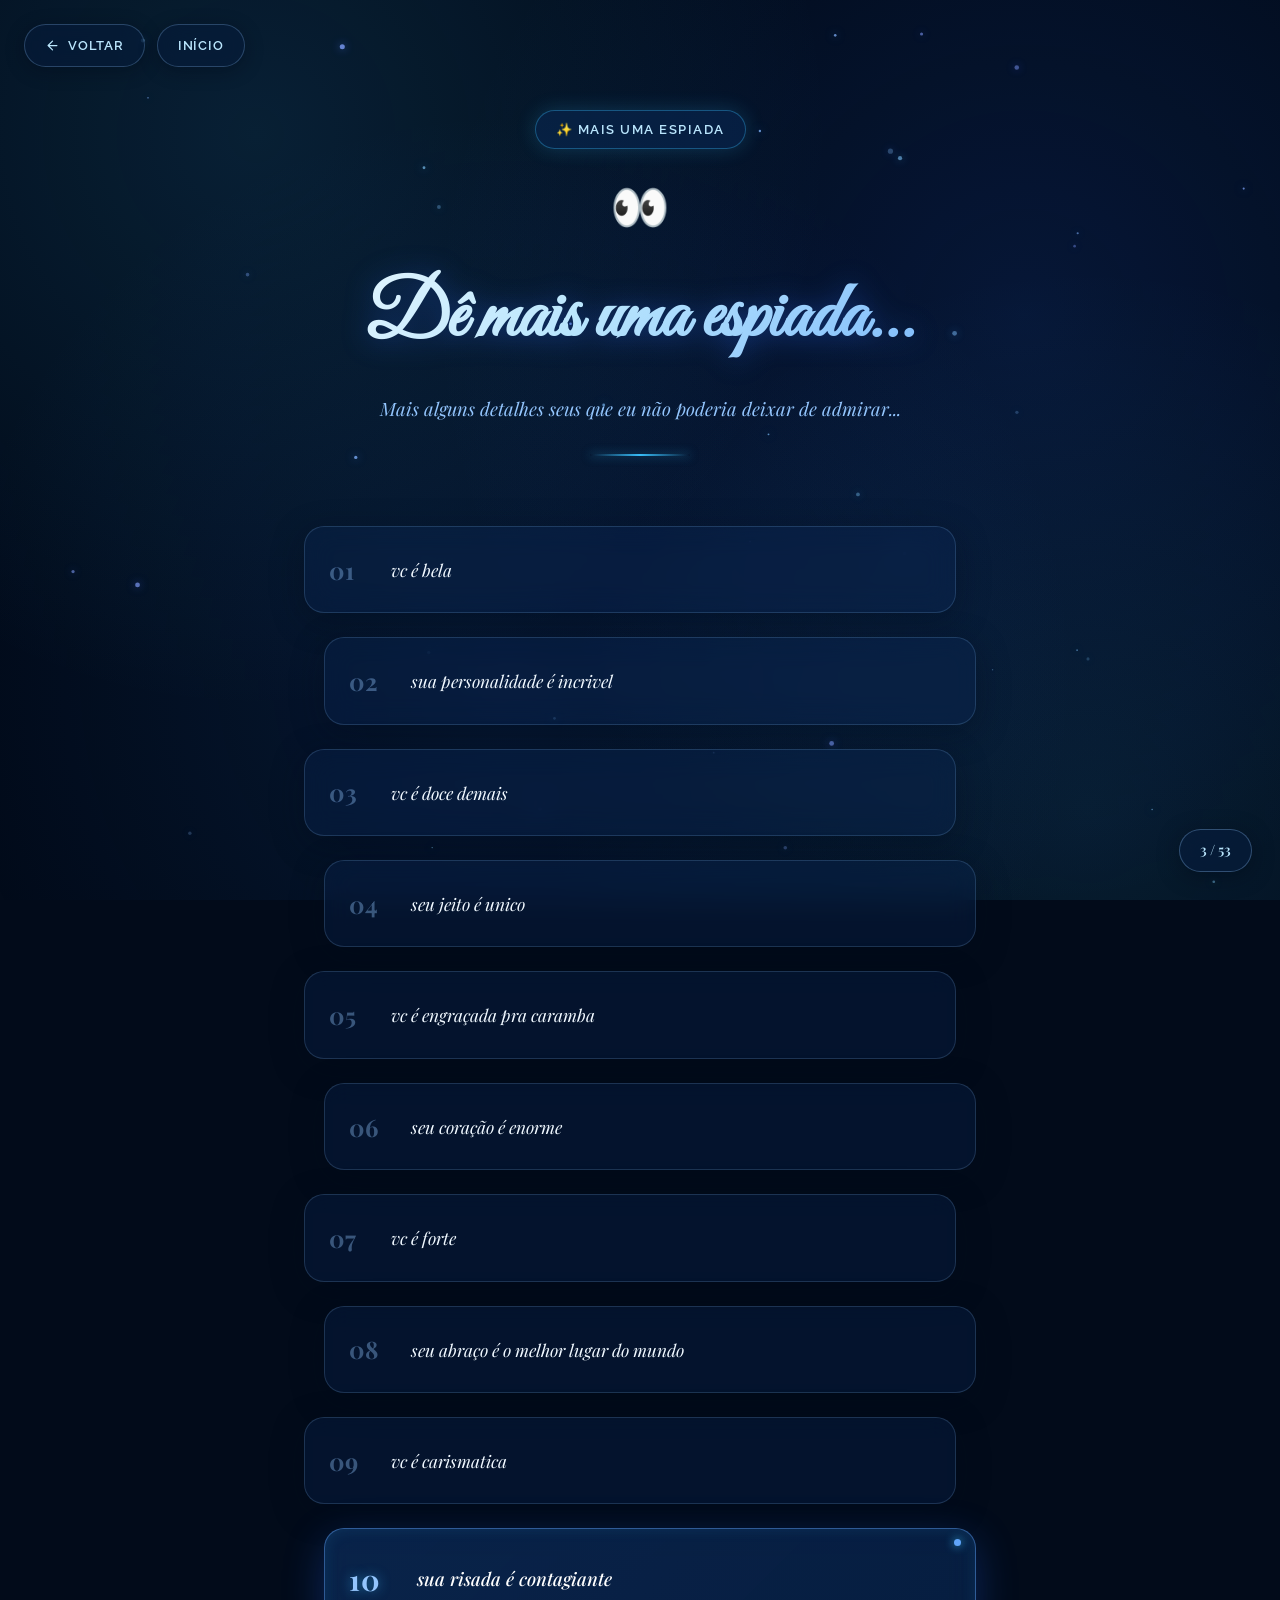
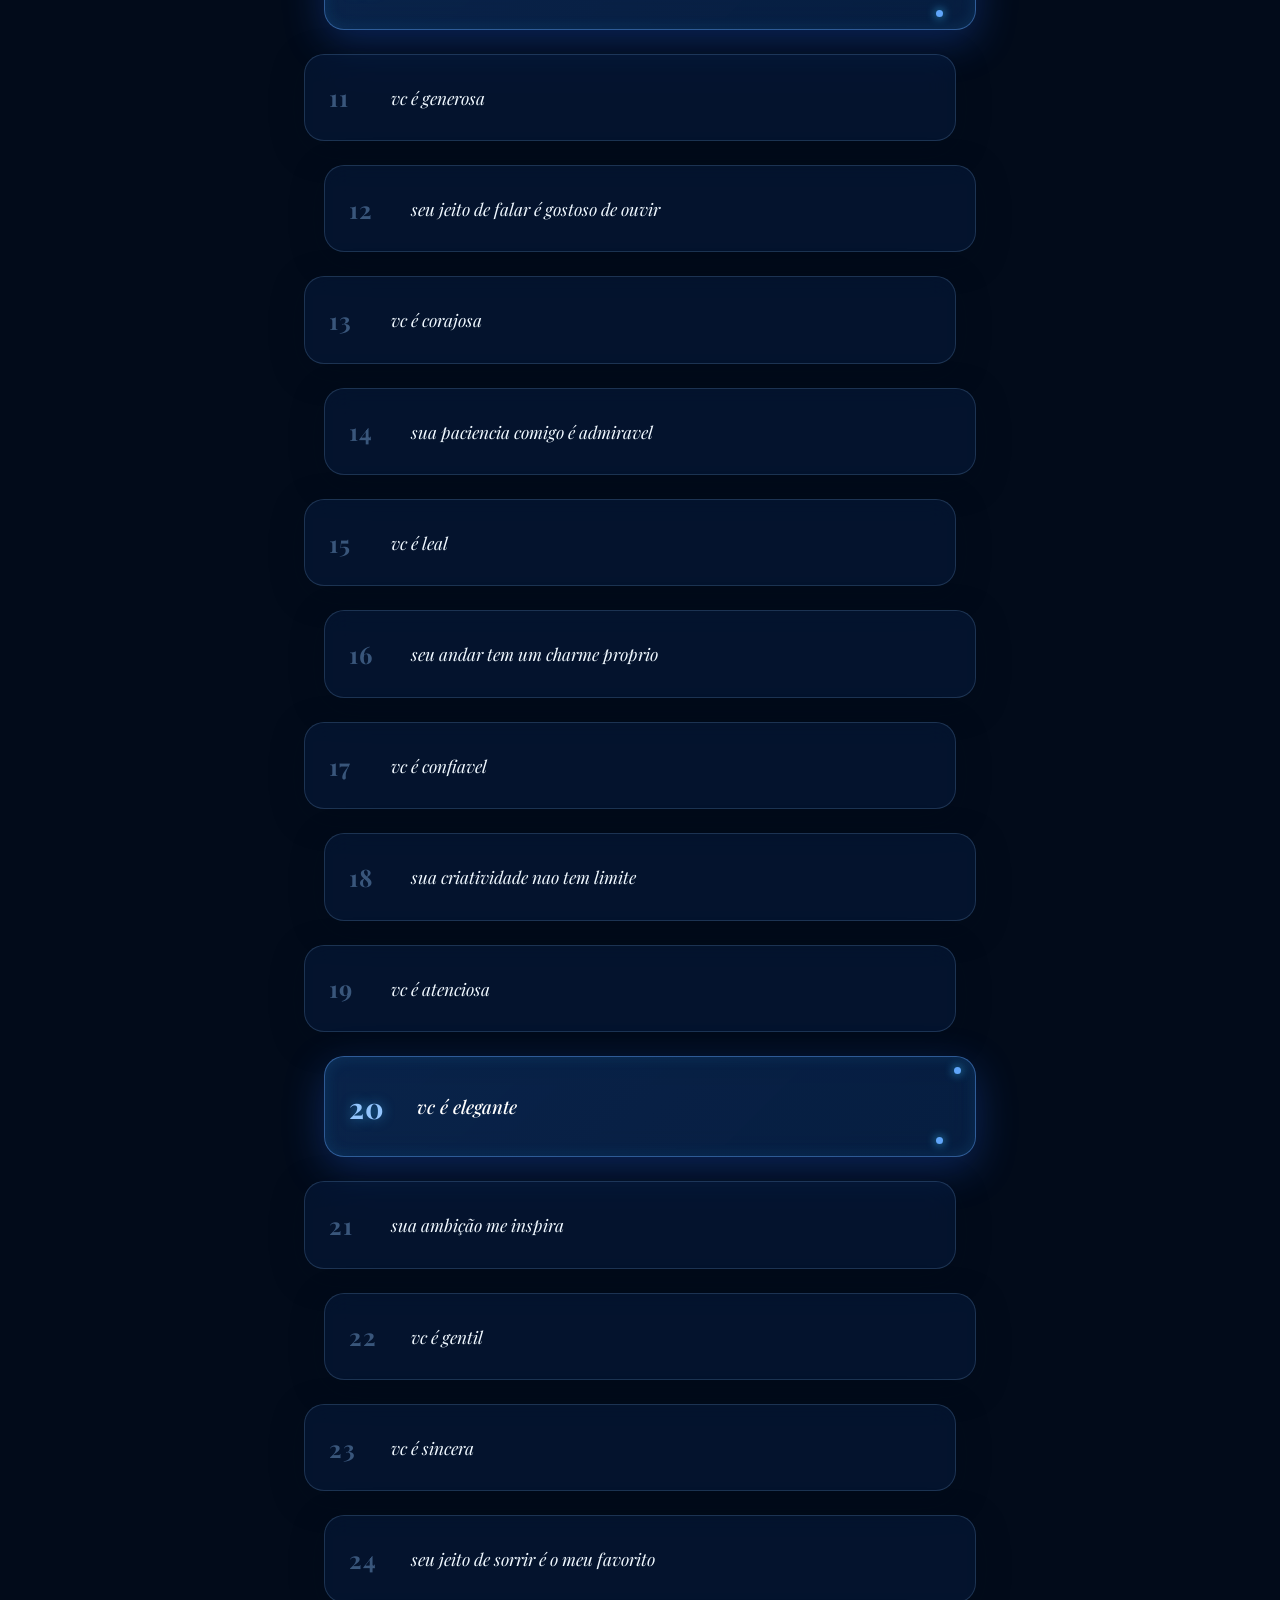
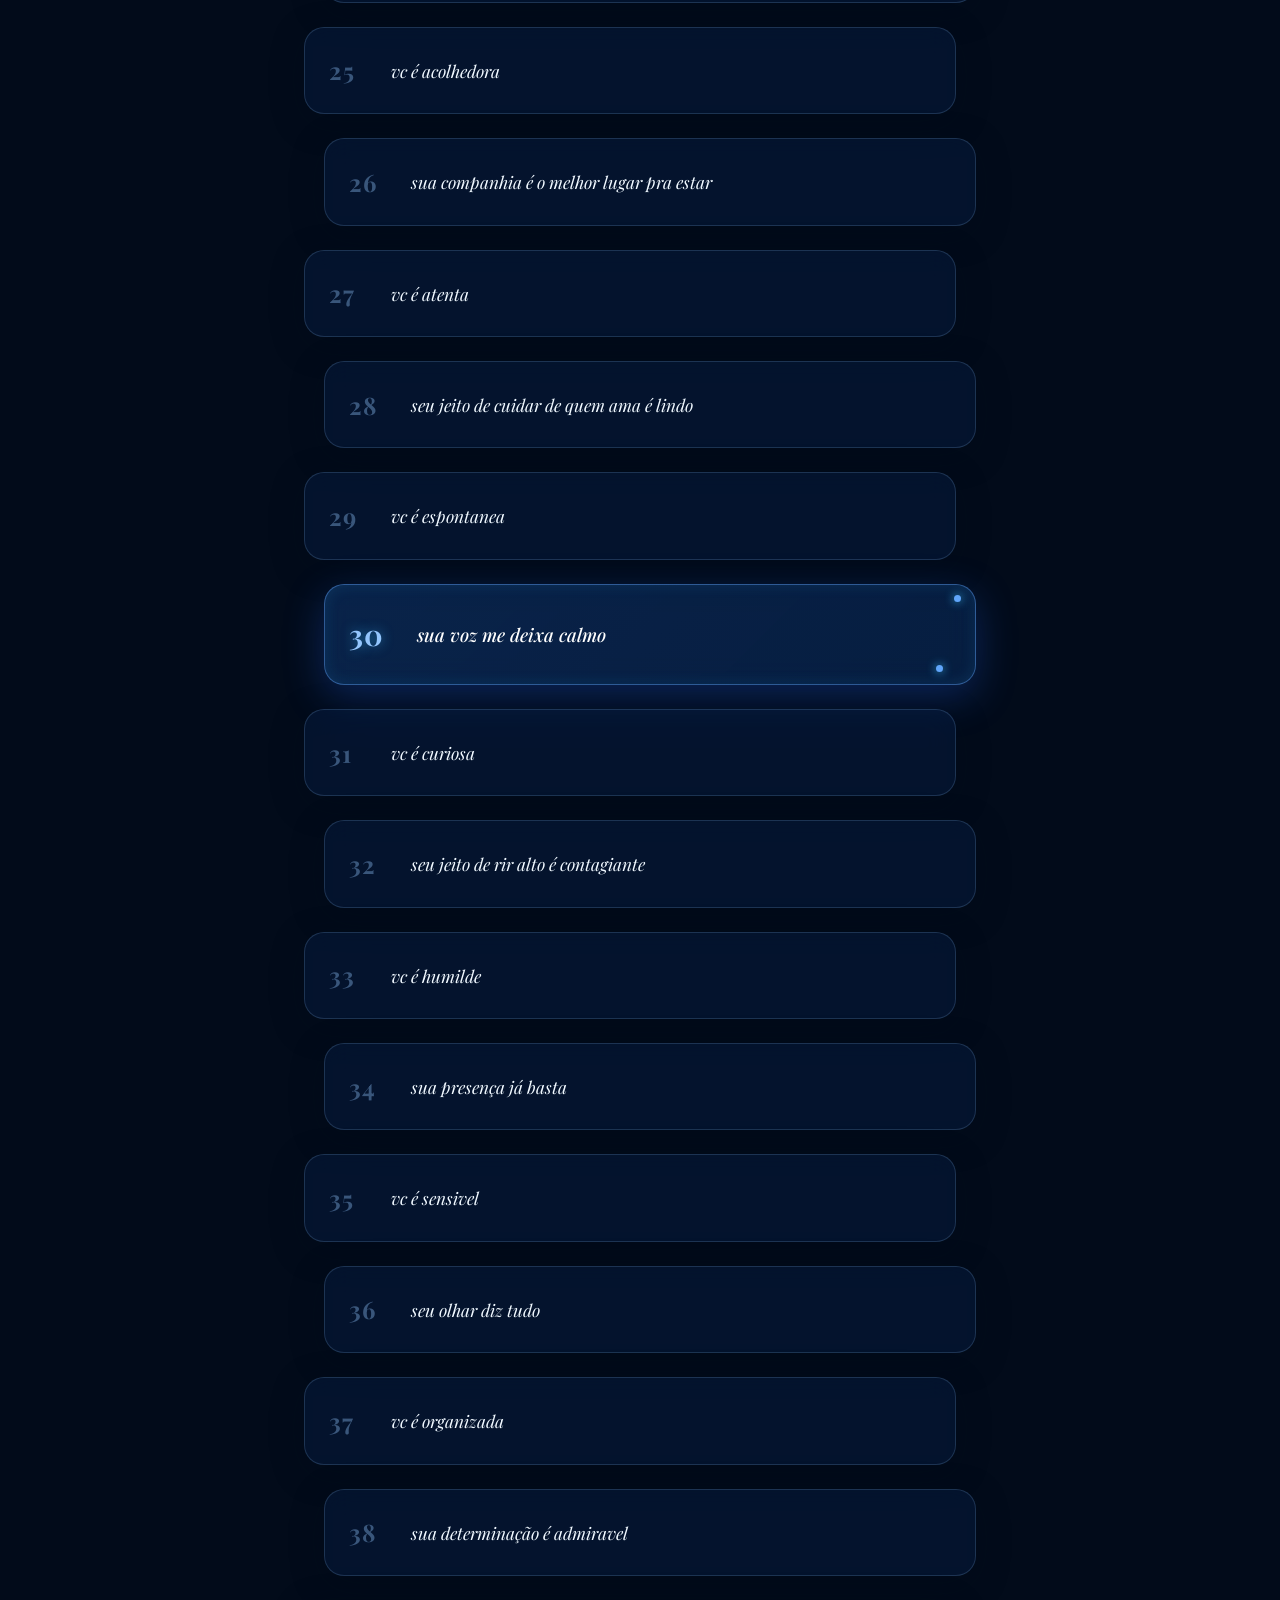
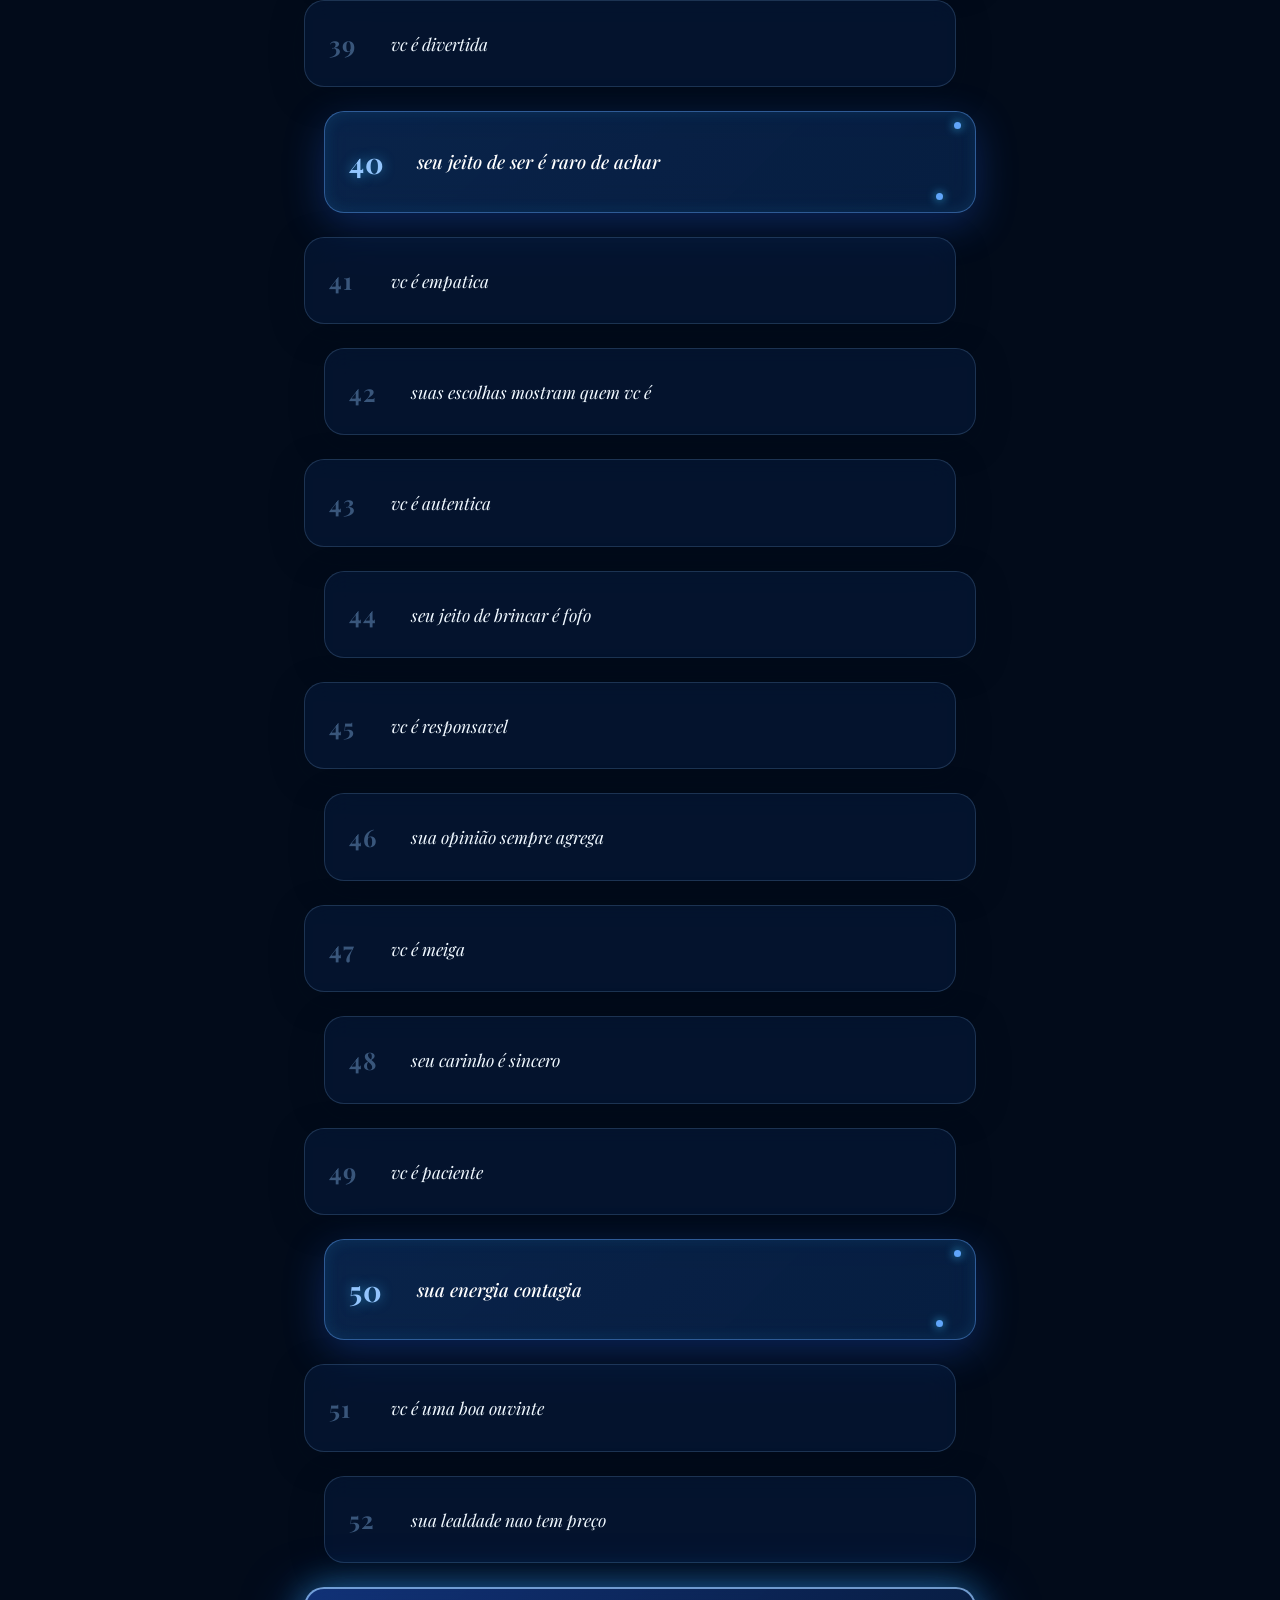
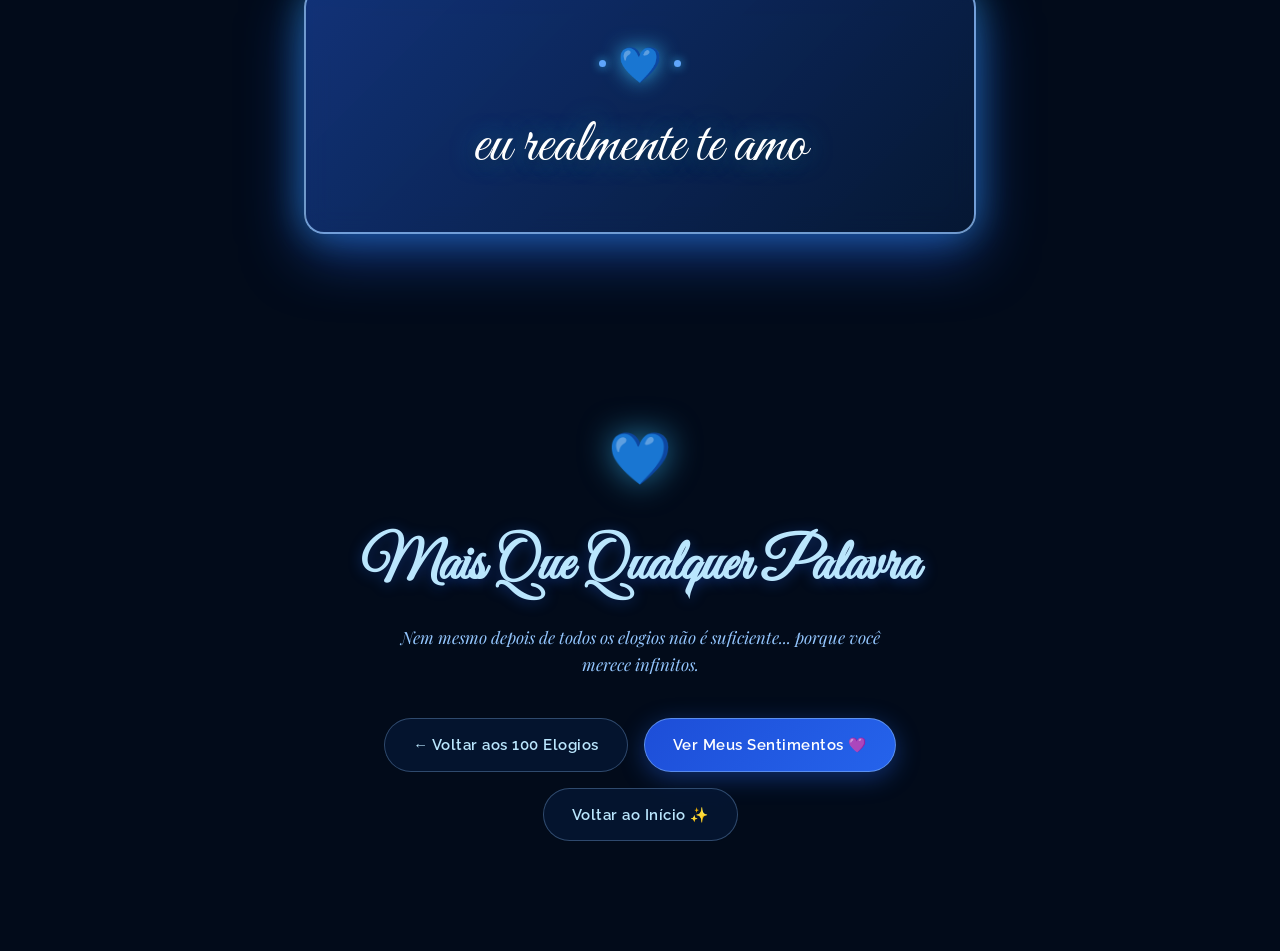
<file: mais-elogios.html>
<!DOCTYPE html>
<html lang="pt-BR">
<head>
    <meta charset="UTF-8">
    <meta name="viewport" content="width=device-width, initial-scale=1.0">
    <meta name="description" content="Dê mais uma espiada... cada detalhe seu em tons de azul infinito.">
    <title>Dê mais uma espiada... 👀💙</title>
    <link rel="stylesheet" href="estilo.css">
    <style>
        /* ═══════════════════════════════════════════════════
           Tons de Azul — Exclusivamente Paleta Azul
           ═══════════════════════════════════════════════════ */
        :root {
            --blue-deepest: #020b1a;
            --blue-abyss: #041226;
            --blue-midnight: #071c3c;
            --blue-ocean: #0b2d60;
            --blue-royal: #13468d;
            --blue-cobalt: #1e5db5;
            --blue-vibrant: #2563eb;
            --blue-sky: #38bdf8;
            --blue-glow: #60a5fa;
            --blue-ice: #93c5fd;
            --blue-frost: #bae6fd;
            --blue-lightest: #f0f8ff;
        }

        body {
            background-color: var(--blue-deepest);
            color: var(--blue-lightest);
            min-height: 100vh;
            overflow-x: hidden;
            transition: background-color 0.12s linear;
        }

        /* ── Blue Ambient Background Overlay ── */
        .blue-aurora {
            position: fixed;
            inset: 0;
            pointer-events: none;
            z-index: 0;
            background:
                radial-gradient(circle at 20% 15%, rgba(56, 189, 248, 0.12) 0%, transparent 45%),
                radial-gradient(circle at 80% 35%, rgba(37, 99, 235, 0.14) 0%, transparent 50%),
                radial-gradient(circle at 40% 75%, rgba(30, 93, 181, 0.16) 0%, transparent 55%),
                radial-gradient(circle at 85% 90%, rgba(56, 189, 248, 0.10) 0%, transparent 40%);
        }

        /* ── Twinkling Blue Particles ── */
        .particles-canvas {
            position: fixed;
            inset: 0;
            pointer-events: none;
            z-index: 0;
        }

        /* ── Progress Bar ── */
        .progress-bar {
            position: fixed;
            top: 0;
            left: 0;
            height: 3px;
            background: linear-gradient(90deg, #38bdf8, #60a5fa, #2563eb, #1e40af);
            z-index: 200;
            transition: width 0.1s linear;
            box-shadow: 0 0 14px rgba(56, 189, 248, 0.7);
        }

        /* ── Navigation Buttons ── */
        .nav-actions {
            position: fixed;
            top: 24px;
            left: 24px;
            z-index: 100;
            display: flex;
            gap: 12px;
            flex-wrap: wrap;
        }

        .blue-nav-btn {
            display: inline-flex;
            align-items: center;
            gap: 8px;
            padding: 10px 20px;
            border-radius: 50px;
            background: rgba(7, 28, 60, 0.55);
            border: 1px solid rgba(147, 197, 253, 0.25);
            backdrop-filter: blur(14px);
            -webkit-backdrop-filter: blur(14px);
            color: var(--blue-frost);
            font-family: 'Raleway', sans-serif;
            font-size: 0.82rem;
            font-weight: 600;
            letter-spacing: 0.8px;
            cursor: pointer;
            text-transform: uppercase;
            text-decoration: none;
            transition: all 0.35s ease;
            box-shadow: 0 4px 18px rgba(2, 11, 26, 0.4);
        }

        .blue-nav-btn:hover {
            background: rgba(19, 70, 141, 0.65);
            border-color: rgba(147, 197, 253, 0.7);
            color: #ffffff;
            transform: translateY(-2px);
            box-shadow: 0 6px 25px rgba(37, 99, 235, 0.45);
        }

        .blue-nav-btn svg {
            width: 15px;
            height: 15px;
            transition: transform 0.3s ease;
        }

        .blue-nav-btn:hover svg {
            transform: translateX(-3px);
        }

        /* ── Header ── */
        .elogios-header {
            position: relative;
            z-index: 1;
            text-align: center;
            padding: 110px 24px 50px;
            opacity: 0;
            animation: fadeInUp 1.2s ease 0.2s forwards;
        }

        .header-badge {
            display: inline-flex;
            align-items: center;
            gap: 8px;
            padding: 8px 20px;
            border-radius: 50px;
            background: rgba(11, 45, 96, 0.45);
            border: 1px solid rgba(56, 189, 248, 0.35);
            backdrop-filter: blur(10px);
            -webkit-backdrop-filter: blur(10px);
            color: var(--blue-frost);
            font-family: 'Raleway', sans-serif;
            font-size: 0.82rem;
            font-weight: 600;
            letter-spacing: 1.5px;
            text-transform: uppercase;
            margin-bottom: 20px;
            box-shadow: 0 0 20px rgba(56, 189, 248, 0.2);
        }

        .header-eyes {
            font-size: 3rem;
            display: block;
            margin-bottom: 12px;
            animation: eyePulse 3s ease-in-out infinite;
        }

        @keyframes eyePulse {
            0%, 100% { transform: scale(1) rotate(0deg); }
            15% { transform: scale(1.2) rotate(-8deg); }
            30% { transform: scale(1.2) rotate(8deg); }
            45% { transform: scale(1.1) rotate(0deg); }
        }

        .elogios-title {
            font-family: 'Great Vibes', cursive;
            font-size: clamp(2.8rem, 7vw, 4.8rem);
            background: linear-gradient(135deg, #ffffff 10%, #bae6fd 45%, #60a5fa 90%);
            -webkit-background-clip: text;
            -webkit-text-fill-color: transparent;
            margin-bottom: 12px;
            filter: drop-shadow(0 2px 14px rgba(37, 99, 235, 0.4));
        }

        .elogios-subtitle {
            font-family: 'Playfair Display', serif;
            font-size: clamp(0.95rem, 2vw, 1.15rem);
            font-style: italic;
            font-weight: 400;
            color: #93c5fd;
            max-width: 540px;
            margin: 0 auto;
            line-height: 1.7;
        }

        .elogios-line {
            width: 100px;
            height: 2px;
            background: linear-gradient(90deg, transparent, #38bdf8, transparent);
            margin: 30px auto 0;
            box-shadow: 0 0 10px rgba(56, 189, 248, 0.5);
        }

        /* ── Elogios Container ── */
        .elogios-container {
            position: relative;
            z-index: 1;
            max-width: 720px;
            margin: 0 auto;
            padding: 20px 24px 100px;
        }

        /* ── Elogio Card ── */
        .elogio-card {
            position: relative;
            margin-bottom: 24px;
            padding: 28px 32px 28px 86px;
            border-radius: 20px;
            background: rgba(11, 45, 96, 0.28);
            backdrop-filter: blur(14px);
            -webkit-backdrop-filter: blur(14px);
            border: 1px solid rgba(147, 197, 253, 0.18);
            opacity: 0;
            transform: translateY(30px);
            transition: all 0.5s cubic-bezier(0.23, 1, 0.32, 1);
            box-shadow: 0 8px 32px rgba(2, 11, 26, 0.35);
        }

        .elogio-card.visible {
            opacity: 1;
            transform: translateY(0);
        }

        .elogio-card:hover {
            transform: translateY(-4px) scale(1.012);
            background: rgba(19, 70, 141, 0.38);
            border-color: rgba(96, 165, 250, 0.55);
            box-shadow: 0 16px 45px rgba(37, 99, 235, 0.28), 0 0 20px rgba(56, 189, 248, 0.2);
        }

        .elogio-card:nth-child(odd) {
            margin-left: 0;
            margin-right: 20px;
        }

        .elogio-card:nth-child(even) {
            margin-left: 20px;
            margin-right: 0;
        }

        .elogio-number {
            position: absolute;
            left: 24px;
            top: 50%;
            transform: translateY(-50%);
            font-family: 'Playfair Display', serif;
            font-size: 1.5rem;
            font-weight: 700;
            color: rgba(147, 197, 253, 0.38);
            line-height: 1;
            letter-spacing: 0.5px;
            transition: all 0.3s ease;
        }

        .elogio-card:hover .elogio-number {
            color: #60a5fa;
            text-shadow: 0 0 10px rgba(56, 189, 248, 0.5);
        }

        .elogio-text {
            font-family: 'Playfair Display', serif;
            font-size: 1.08rem;
            font-weight: 400;
            line-height: 1.7;
            color: #f0f8ff;
            font-style: italic;
        }

        /* ── Milestone Cards (Every 10th: 10, 20, etc.) ── */
        .elogio-card.milestone {
            padding: 34px 34px 34px 92px;
            background: linear-gradient(135deg, rgba(19, 70, 141, 0.42), rgba(11, 45, 96, 0.55));
            border: 1.5px solid rgba(96, 165, 250, 0.45);
            box-shadow: 0 12px 40px rgba(37, 99, 235, 0.3), inset 0 0 15px rgba(56, 189, 248, 0.12);
        }

        .elogio-card.milestone .elogio-number {
            font-size: 1.8rem;
            color: #93c5fd;
            text-shadow: 0 0 12px rgba(56, 189, 248, 0.6);
        }

        .elogio-card.milestone .elogio-text {
            font-size: 1.15rem;
            color: #ffffff;
            font-weight: 500;
        }

        /* ── Special Card Final (Grand Finale) ── */
        .elogio-card.finale {
            padding: 46px 36px;
            text-align: center;
            margin-left: 0 !important;
            margin-right: 0 !important;
            background: linear-gradient(135deg, rgba(37, 99, 235, 0.45), rgba(7, 28, 60, 0.75));
            border: 2px solid rgba(147, 197, 253, 0.75);
            box-shadow: 0 18px 60px rgba(37, 99, 235, 0.55), 0 0 35px rgba(56, 189, 248, 0.45);
        }

        .finale-top {
            display: flex;
            align-items: center;
            justify-content: center;
            gap: 12px;
            margin-bottom: 16px;
        }

        .finale-number {
            font-family: 'Playfair Display', serif;
            font-size: 2.2rem;
            font-weight: 700;
            color: #bae6fd;
            text-shadow: 0 0 20px rgba(56, 189, 248, 0.8);
        }

        .elogio-card.finale .elogio-text {
            font-family: 'Great Vibes', cursive;
            font-size: clamp(2.4rem, 6vw, 3.8rem);
            color: #ffffff;
            font-weight: 500;
            line-height: 1.3;
            text-shadow: 0 2px 14px rgba(2, 11, 26, 0.7), 0 0 25px rgba(56, 189, 248, 0.6);
            font-style: normal;
        }

        /* ── Blue Sparkles ── */
        .sparkle-blue {
            position: absolute;
            width: 7px;
            height: 7px;
            border-radius: 50%;
            background: #60a5fa;
            box-shadow: 0 0 10px #38bdf8;
            pointer-events: none;
        }

        .elogio-card.milestone .sparkle-blue:nth-child(1) {
            top: 10px;
            right: 14px;
            animation: twinkleBlue 2.4s ease infinite;
        }

        .elogio-card.milestone .sparkle-blue:nth-child(2) {
            bottom: 12px;
            right: 32px;
            animation: twinkleBlue 2.8s ease 0.6s infinite;
        }

        @keyframes twinkleBlue {
            0%, 100% { opacity: 0.2; transform: scale(0.6); }
            50% { opacity: 1; transform: scale(1.3); }
        }

        /* ── Depth Indicator ── */
        .depth-indicator {
            position: fixed;
            right: 24px;
            top: 50%;
            transform: translateY(-50%);
            z-index: 100;
            display: flex;
            flex-direction: column;
            align-items: center;
            gap: 6px;
            opacity: 0;
            transition: opacity 0.5s ease;
        }

        .depth-indicator.visible {
            opacity: 1;
        }

        .depth-label {
            font-family: 'Raleway', sans-serif;
            font-size: 0.62rem;
            letter-spacing: 2px;
            text-transform: uppercase;
            writing-mode: vertical-lr;
            text-orientation: mixed;
            color: rgba(147, 197, 253, 0.55);
        }

        .depth-dots {
            display: flex;
            flex-direction: column;
            gap: 5px;
        }

        .depth-dot {
            width: 4px;
            height: 4px;
            border-radius: 50%;
            background: rgba(147, 197, 253, 0.2);
            transition: all 0.3s ease;
        }

        .depth-dot.active {
            background: #38bdf8;
            box-shadow: 0 0 8px #38bdf8;
            transform: scale(1.3);
        }

        /* ── Counter ── */
        .elogio-counter {
            position: fixed;
            bottom: 28px;
            right: 28px;
            z-index: 100;
            font-family: 'Playfair Display', serif;
            font-size: 0.88rem;
            font-weight: 600;
            padding: 9px 20px;
            border-radius: 50px;
            background: rgba(7, 28, 60, 0.65);
            backdrop-filter: blur(12px);
            -webkit-backdrop-filter: blur(12px);
            border: 1px solid rgba(147, 197, 253, 0.3);
            color: #bae6fd;
            box-shadow: 0 4px 20px rgba(2, 11, 26, 0.5);
            transition: all 0.3s ease;
        }

        /* ── Final Message Section ── */
        .final-message {
            position: relative;
            z-index: 1;
            text-align: center;
            padding: 60px 24px 80px;
            opacity: 0;
            transform: translateY(30px);
            transition: all 1s ease;
        }

        .final-message.visible {
            opacity: 1;
            transform: translateY(0);
        }

        .final-heart-blue {
            font-size: 3.2rem;
            display: inline-block;
            margin-bottom: 20px;
            animation: heartbeat 2s ease-in-out infinite;
            filter: drop-shadow(0 0 16px rgba(56, 189, 248, 0.6));
        }

        .final-text {
            font-family: 'Great Vibes', cursive;
            font-size: clamp(2.2rem, 5vw, 3.6rem);
            color: #bae6fd;
            text-shadow: 0 2px 14px rgba(37, 99, 235, 0.4);
            margin-bottom: 12px;
        }

        .final-sub {
            font-family: 'Playfair Display', serif;
            font-size: 1.05rem;
            font-style: italic;
            color: #93c5fd;
            max-width: 500px;
            margin: 0 auto 40px;
            line-height: 1.6;
        }

        /* ── Final Action Links ── */
        .final-links {
            display: flex;
            gap: 16px;
            justify-content: center;
            flex-wrap: wrap;
            max-width: 650px;
            margin: 0 auto;
        }

        .final-btn {
            display: inline-flex;
            align-items: center;
            gap: 10px;
            padding: 14px 28px;
            border-radius: 50px;
            font-family: 'Raleway', sans-serif;
            font-size: 0.92rem;
            font-weight: 600;
            letter-spacing: 0.5px;
            text-decoration: none;
            cursor: pointer;
            transition: all 0.35s cubic-bezier(0.23, 1, 0.32, 1);
        }

        .final-btn-primary {
            background: linear-gradient(135deg, #1d4ed8, #2563eb);
            border: 1px solid rgba(147, 197, 253, 0.5);
            color: #ffffff;
            box-shadow: 0 6px 24px rgba(37, 99, 235, 0.4);
        }

        .final-btn-primary:hover {
            transform: translateY(-3px) scale(1.03);
            background: linear-gradient(135deg, #2563eb, #38bdf8);
            box-shadow: 0 10px 35px rgba(56, 189, 248, 0.5);
            color: #ffffff;
        }

        .final-btn-secondary {
            background: rgba(7, 28, 60, 0.6);
            border: 1px solid rgba(147, 197, 253, 0.3);
            color: #bae6fd;
            backdrop-filter: blur(10px);
        }

        .final-btn-secondary:hover {
            transform: translateY(-3px);
            background: rgba(19, 70, 141, 0.5);
            border-color: rgba(147, 197, 253, 0.6);
            color: #ffffff;
        }

        /* ── Responsive ── */
        @media (max-width: 650px) {
            .nav-actions {
                top: 16px;
                left: 16px;
            }

            .blue-nav-btn {
                padding: 8px 16px;
                font-size: 0.75rem;
            }

            .elogios-header {
                padding: 95px 18px 40px;
            }

            .elogio-card {
                padding: 22px 20px 22px 66px;
                margin-left: 0 !important;
                margin-right: 0 !important;
                border-radius: 16px;
            }

            .elogio-card.milestone {
                padding: 26px 20px 26px 68px;
            }

            .elogio-card.finale {
                padding: 34px 20px;
            }

            .elogio-number {
                left: 18px;
                font-size: 1.25rem;
            }

            .elogio-card.milestone .elogio-number {
                font-size: 1.45rem;
            }

            .elogio-text {
                font-size: 0.98rem;
            }

            .depth-indicator {
                display: none;
            }

            .elogio-counter {
                right: 16px;
                bottom: 16px;
                font-size: 0.78rem;
                padding: 7px 16px;
            }

            .final-links {
                flex-direction: column;
                align-items: stretch;
                padding: 0 10px;
            }

            .final-btn {
                justify-content: center;
            }
        }
    </style>
</head>
<body>
    <!-- Canvas for subtle floating blue stars -->
    <canvas class="particles-canvas" id="particlesCanvas"></canvas>

    <!-- Blue Ambient Aurora Overlay -->
    <div class="blue-aurora"></div>

    <!-- Progress Bar (Tons de Azul) -->
    <div class="progress-bar" id="progressBar"></div>

    <!-- Top Navigation -->
    <nav class="nav-actions">
        <a href="elogios.html" class="blue-nav-btn" title="Voltar aos elogios">
            <svg viewBox="0 0 24 24" fill="none" stroke="currentColor" stroke-width="2" stroke-linecap="round" stroke-linejoin="round">
                <path d="M19 12H5M12 19l-7-7 7-7"/>
            </svg>
            Voltar
        </a>
        <a href="index.html" class="blue-nav-btn" title="Ir para a página inicial">
            Início
        </a>
    </nav>

    <!-- Depth Indicator -->
    <div class="depth-indicator" id="depthIndicator">
        <span class="depth-label">azul infinito</span>
        <div class="depth-dots" id="depthDots"></div>
    </div>

    <!-- Live Counter -->
    <div class="elogio-counter" id="elogioCounter">0 / 53</div>

    <!-- Header Section -->
    <header class="elogios-header">
        <div class="header-badge">
            <span>✨ Mais Uma Espiada</span>
        </div>
        <span class="header-eyes">👀</span>
        <h1 class="elogios-title" id="elogiosTitle">Dê mais uma espiada...</h1>
        <p class="elogios-subtitle" id="elogiosSubtitle">
            Mais alguns detalhes seus que eu não poderia deixar de admirar...
        </p>
        <div class="elogios-line"></div>
    </header>

    <!-- Main Compliments Container -->
    <main class="elogios-container" id="elogiosContainer">

        <!-- Elogio 01 -->
        <div class="elogio-card" data-index="1">
            <span class="elogio-number">01</span>
            <p class="elogio-text">vc é bela</p>
        </div>

        <!-- Elogio 02 -->
        <div class="elogio-card" data-index="2">
            <span class="elogio-number">02</span>
            <p class="elogio-text">sua personalidade é incrivel</p>
        </div>

        <!-- Elogio 03 -->
        <div class="elogio-card" data-index="3">
            <span class="elogio-number">03</span>
            <p class="elogio-text">vc é doce demais</p>
        </div>

        <!-- Elogio 04 -->
        <div class="elogio-card" data-index="4">
            <span class="elogio-number">04</span>
            <p class="elogio-text">seu jeito é unico</p>
        </div>

        <!-- Elogio 05 -->
        <div class="elogio-card" data-index="5">
            <span class="elogio-number">05</span>
            <p class="elogio-text">vc é engraçada pra caramba</p>
        </div>

        <!-- Elogio 06 -->
        <div class="elogio-card" data-index="6">
            <span class="elogio-number">06</span>
            <p class="elogio-text">seu coração é enorme</p>
        </div>

        <!-- Elogio 07 -->
        <div class="elogio-card" data-index="7">
            <span class="elogio-number">07</span>
            <p class="elogio-text">vc é forte</p>
        </div>

        <!-- Elogio 08 -->
        <div class="elogio-card" data-index="8">
            <span class="elogio-number">08</span>
            <p class="elogio-text">seu abraço é o melhor lugar do mundo</p>
        </div>

        <!-- Elogio 09 -->
        <div class="elogio-card" data-index="9">
            <span class="elogio-number">09</span>
            <p class="elogio-text">vc é carismatica</p>
        </div>

        <!-- Elogio 10 (Milestone) -->
        <div class="elogio-card milestone" data-index="10">
            <span class="sparkle-blue"></span>
            <span class="sparkle-blue"></span>
            <span class="elogio-number">10</span>
            <p class="elogio-text">sua risada é contagiante</p>
        </div>

        <!-- Elogio 11 -->
        <div class="elogio-card" data-index="11">
            <span class="elogio-number">11</span>
            <p class="elogio-text">vc é generosa</p>
        </div>

        <!-- Elogio 12 -->
        <div class="elogio-card" data-index="12">
            <span class="elogio-number">12</span>
            <p class="elogio-text">seu jeito de falar é gostoso de ouvir</p>
        </div>

        <!-- Elogio 13 -->
        <div class="elogio-card" data-index="13">
            <span class="elogio-number">13</span>
            <p class="elogio-text">vc é corajosa</p>
        </div>

        <!-- Elogio 14 -->
        <div class="elogio-card" data-index="14">
            <span class="elogio-number">14</span>
            <p class="elogio-text">sua paciencia comigo é admiravel</p>
        </div>

        <!-- Elogio 15 -->
        <div class="elogio-card" data-index="15">
            <span class="elogio-number">15</span>
            <p class="elogio-text">vc é leal</p>
        </div>

        <!-- Elogio 16 -->
        <div class="elogio-card" data-index="16">
            <span class="elogio-number">16</span>
            <p class="elogio-text">seu andar tem um charme proprio</p>
        </div>

        <!-- Elogio 17 -->
        <div class="elogio-card" data-index="17">
            <span class="elogio-number">17</span>
            <p class="elogio-text">vc é confiavel</p>
        </div>

        <!-- Elogio 18 -->
        <div class="elogio-card" data-index="18">
            <span class="elogio-number">18</span>
            <p class="elogio-text">sua criatividade nao tem limite</p>
        </div>

        <!-- Elogio 19 -->
        <div class="elogio-card" data-index="19">
            <span class="elogio-number">19</span>
            <p class="elogio-text">vc é atenciosa</p>
        </div>

        <!-- Elogio 20 (Milestone) -->
        <div class="elogio-card milestone" data-index="20">
            <span class="sparkle-blue"></span>
            <span class="sparkle-blue"></span>
            <span class="elogio-number">20</span>
            <p class="elogio-text">vc é elegante</p>
        </div>

        <!-- Elogio 21 -->
        <div class="elogio-card" data-index="21">
            <span class="elogio-number">21</span>
            <p class="elogio-text">sua ambição me inspira</p>
        </div>

        <!-- Elogio 22 -->
        <div class="elogio-card" data-index="22">
            <span class="elogio-number">22</span>
            <p class="elogio-text">vc é gentil</p>
        </div>

        <!-- Elogio 23 -->
        <div class="elogio-card" data-index="23">
            <span class="elogio-number">23</span>
            <p class="elogio-text">vc é sincera</p>
        </div>

        <!-- Elogio 24 -->
        <div class="elogio-card" data-index="24">
            <span class="elogio-number">24</span>
            <p class="elogio-text">seu jeito de sorrir é o meu favorito</p>
        </div>

        <!-- Elogio 25 -->
        <div class="elogio-card" data-index="25">
            <span class="elogio-number">25</span>
            <p class="elogio-text">vc é acolhedora</p>
        </div>

        <!-- Elogio 26 -->
        <div class="elogio-card" data-index="26">
            <span class="elogio-number">26</span>
            <p class="elogio-text">sua companhia é o melhor lugar pra estar</p>
        </div>

        <!-- Elogio 27 -->
        <div class="elogio-card" data-index="27">
            <span class="elogio-number">27</span>
            <p class="elogio-text">vc é atenta</p>
        </div>

        <!-- Elogio 28 -->
        <div class="elogio-card" data-index="28">
            <span class="elogio-number">28</span>
            <p class="elogio-text">seu jeito de cuidar de quem ama é lindo</p>
        </div>

        <!-- Elogio 29 -->
        <div class="elogio-card" data-index="29">
            <span class="elogio-number">29</span>
            <p class="elogio-text">vc é espontanea</p>
        </div>

        <!-- Elogio 30 (Milestone) -->
        <div class="elogio-card milestone" data-index="30">
            <span class="sparkle-blue"></span>
            <span class="sparkle-blue"></span>
            <span class="elogio-number">30</span>
            <p class="elogio-text">sua voz me deixa calmo</p>
        </div>

        <!-- Elogio 31 -->
        <div class="elogio-card" data-index="31">
            <span class="elogio-number">31</span>
            <p class="elogio-text">vc é curiosa</p>
        </div>

        <!-- Elogio 32 -->
        <div class="elogio-card" data-index="32">
            <span class="elogio-number">32</span>
            <p class="elogio-text">seu jeito de rir alto é contagiante</p>
        </div>

        <!-- Elogio 33 -->
        <div class="elogio-card" data-index="33">
            <span class="elogio-number">33</span>
            <p class="elogio-text">vc é humilde</p>
        </div>

        <!-- Elogio 34 -->
        <div class="elogio-card" data-index="34">
            <span class="elogio-number">34</span>
            <p class="elogio-text">sua presença já basta</p>
        </div>

        <!-- Elogio 35 -->
        <div class="elogio-card" data-index="35">
            <span class="elogio-number">35</span>
            <p class="elogio-text">vc é sensivel</p>
        </div>

        <!-- Elogio 36 -->
        <div class="elogio-card" data-index="36">
            <span class="elogio-number">36</span>
            <p class="elogio-text">seu olhar diz tudo</p>
        </div>

        <!-- Elogio 37 -->
        <div class="elogio-card" data-index="37">
            <span class="elogio-number">37</span>
            <p class="elogio-text">vc é organizada</p>
        </div>

        <!-- Elogio 38 -->
        <div class="elogio-card" data-index="38">
            <span class="elogio-number">38</span>
            <p class="elogio-text">sua determinação é admiravel</p>
        </div>

        <!-- Elogio 39 -->
        <div class="elogio-card" data-index="39">
            <span class="elogio-number">39</span>
            <p class="elogio-text">vc é divertida</p>
        </div>

        <!-- Elogio 40 (Milestone) -->
        <div class="elogio-card milestone" data-index="40">
            <span class="sparkle-blue"></span>
            <span class="sparkle-blue"></span>
            <span class="elogio-number">40</span>
            <p class="elogio-text">seu jeito de ser é raro de achar</p>
        </div>

        <!-- Elogio 41 -->
        <div class="elogio-card" data-index="41">
            <span class="elogio-number">41</span>
            <p class="elogio-text">vc é empatica</p>
        </div>

        <!-- Elogio 42 -->
        <div class="elogio-card" data-index="42">
            <span class="elogio-number">42</span>
            <p class="elogio-text">suas escolhas mostram quem vc é</p>
        </div>

        <!-- Elogio 43 -->
        <div class="elogio-card" data-index="43">
            <span class="elogio-number">43</span>
            <p class="elogio-text">vc é autentica</p>
        </div>

        <!-- Elogio 44 -->
        <div class="elogio-card" data-index="44">
            <span class="elogio-number">44</span>
            <p class="elogio-text">seu jeito de brincar é fofo</p>
        </div>

        <!-- Elogio 45 -->
        <div class="elogio-card" data-index="45">
            <span class="elogio-number">45</span>
            <p class="elogio-text">vc é responsavel</p>
        </div>

        <!-- Elogio 46 -->
        <div class="elogio-card" data-index="46">
            <span class="elogio-number">46</span>
            <p class="elogio-text">sua opinião sempre agrega</p>
        </div>

        <!-- Elogio 47 -->
        <div class="elogio-card" data-index="47">
            <span class="elogio-number">47</span>
            <p class="elogio-text">vc é meiga</p>
        </div>

        <!-- Elogio 48 -->
        <div class="elogio-card" data-index="48">
            <span class="elogio-number">48</span>
            <p class="elogio-text">seu carinho é sincero</p>
        </div>

        <!-- Elogio 49 -->
        <div class="elogio-card" data-index="49">
            <span class="elogio-number">49</span>
            <p class="elogio-text">vc é paciente</p>
        </div>

        <!-- Elogio 50 (Milestone) -->
        <div class="elogio-card milestone" data-index="50">
            <span class="sparkle-blue"></span>
            <span class="sparkle-blue"></span>
            <span class="elogio-number">50</span>
            <p class="elogio-text">sua energia contagia</p>
        </div>

        <!-- Elogio 51 -->
        <div class="elogio-card" data-index="51">
            <span class="elogio-number">51</span>
            <p class="elogio-text">vc é uma boa ouvinte</p>
        </div>

        <!-- Elogio 52 -->
        <div class="elogio-card" data-index="52">
            <span class="elogio-number">52</span>
            <p class="elogio-text">sua lealdade nao tem preço</p>
        </div>

        <!-- Elogio 53 (Grand Finale) -->
        <div class="elogio-card finale" data-index="53">
            <div class="finale-top">
                <span class="sparkle-blue" style="position:static; display:inline-block;"></span>
                <span class="finale-number">💙</span>
                <span class="sparkle-blue" style="position:static; display:inline-block;"></span>
            </div>
            <p class="elogio-text">eu realmente te amo</p>
        </div>

    </main>

    <!-- Final Message Section -->
    <section class="final-message" id="finalMessage">
        <span class="final-heart-blue">💙</span>
        <h2 class="final-text">Mais Que Qualquer Palavra</h2>
        <p class="final-sub">
            Nem mesmo depois de todos os elogios não é suficiente... porque você merece infinitos.
        </p>

        <div class="final-links">
            <a href="elogios.html" class="final-btn final-btn-secondary">
                ← Voltar aos 100 Elogios
            </a>
            <a href="MeuSentimentoHEHE.html" class="final-btn final-btn-primary">
                Ver Meus Sentimentos 💜
            </a>
            <a href="index.html" class="final-btn final-btn-secondary">
                Voltar ao Início ✨
            </a>
        </div>
    </section>

    <script>
        /* ═══════════════════════════════════════════════════
           Sistema de Transição de Tons de Azul
           ═══════════════════════════════════════════════════ */
        const blueStops = [
            { pos: 0.00, r: 2,   g: 11,  b: 26  },  // #020b1a — Azul Meia-Noite Profundo
            { pos: 0.15, r: 4,   g: 18,  b: 38  },  // #041226 — Azul Abissal
            { pos: 0.30, r: 7,   g: 28,  b: 60  },  // #071c3c — Azul Noturno
            { pos: 0.45, r: 11,  g: 45,  b: 96  },  // #0b2d60 — Azul Oceano
            { pos: 0.60, r: 19,  g: 70,  b: 141 },  // #13468d — Azul Real
            { pos: 0.75, r: 14,  g: 55,  b: 115 },  // #0e3773 — Azul Safira
            { pos: 0.88, r: 8,   g: 32,  b: 72  },  // #082048 — Azul Índigo
            { pos: 1.00, r: 2,   g: 11,  b: 26  }   // #020b1a — Retorno ao Infinito
        ];

        function interpolateBlueColor(progress) {
            progress = Math.max(0, Math.min(1, progress));
            let lower = blueStops[0];
            let upper = blueStops[blueStops.length - 1];

            for (let i = 0; i < blueStops.length - 1; i++) {
                if (progress >= blueStops[i].pos && progress <= blueStops[i + 1].pos) {
                    lower = blueStops[i];
                    upper = blueStops[i + 1];
                    break;
                }
            }

            const range = upper.pos - lower.pos;
            const localProgress = range === 0 ? 0 : (progress - lower.pos) / range;
            const t = localProgress * localProgress * (3 - 2 * localProgress);

            const r = Math.round(lower.r + (upper.r - lower.r) * t);
            const g = Math.round(lower.g + (upper.g - lower.g) * t);
            const b = Math.round(lower.b + (upper.b - lower.b) * t);

            return { r, g, b };
        }

        /* ── Canvas de Partículas Azuis ── */
        const canvas = document.getElementById('particlesCanvas');
        const ctx = canvas.getContext('2d');
        let particles = [];

        function resizeCanvas() {
            canvas.width = window.innerWidth;
            canvas.height = window.innerHeight;
        }
        window.addEventListener('resize', resizeCanvas);
        resizeCanvas();

        class Particle {
            constructor() {
                this.reset();
            }
            reset() {
                this.x = Math.random() * canvas.width;
                this.y = Math.random() * canvas.height;
                this.size = Math.random() * 2 + 0.6;
                this.speedY = -(Math.random() * 0.4 + 0.15);
                this.speedX = (Math.random() - 0.5) * 0.25;
                this.opacity = Math.random() * 0.6 + 0.2;
                this.hue = 200 + Math.random() * 30;
            }
            update() {
                this.y += this.speedY;
                this.x += this.speedX;
                if (this.y < 0) {
                    this.y = canvas.height;
                    this.x = Math.random() * canvas.width;
                }
            }
            draw() {
                ctx.beginPath();
                ctx.arc(this.x, this.y, this.size, 0, Math.PI * 2);
                ctx.fillStyle = `hsla(${this.hue}, 90%, 75%, ${this.opacity})`;
                ctx.shadowBlur = 8;
                ctx.shadowColor = `hsla(${this.hue}, 100%, 65%, 0.8)`;
                ctx.fill();
            }
        }

        for (let i = 0; i < 40; i++) {
            particles.push(new Particle());
        }

        function animateParticles() {
            ctx.clearRect(0, 0, canvas.width, canvas.height);
            particles.forEach(p => {
                p.update();
                p.draw();
            });
            requestAnimationFrame(animateParticles);
        }
        animateParticles();

        /* ── Configuração dos Pontos de Profundidade ── */
        const depthDots = document.getElementById('depthDots');
        for (let i = 0; i < 10; i++) {
            const dot = document.createElement('div');
            dot.classList.add('depth-dot');
            depthDots.appendChild(dot);
        }
        const allDepthDots = depthDots.querySelectorAll('.depth-dot');

        /* ── Scroll Handler & Revelação dos Elogios ── */
        const cards = document.querySelectorAll('.elogio-card');
        const totalCards = cards.length;
        const progressBar = document.getElementById('progressBar');
        const depthIndicator = document.getElementById('depthIndicator');
        const elogioCounter = document.getElementById('elogioCounter');
        const finalMessage = document.getElementById('finalMessage');

        let ticking = false;

        function onScroll() {
            if (ticking) return;
            ticking = true;

            requestAnimationFrame(() => {
                const scrollTop = window.scrollY;
                const docHeight = document.documentElement.scrollHeight - window.innerHeight;
                const progress = docHeight > 0 ? scrollTop / docHeight : 0;

                // Transição do fundo estritamente em tons de azul
                const color = interpolateBlueColor(progress);
                document.body.style.backgroundColor = `rgb(${color.r}, ${color.g}, ${color.b})`;

                // Barra de progresso
                progressBar.style.width = (progress * 100) + '%';

                // Indicador de profundidade lateral
                if (progress > 0.04) {
                    depthIndicator.classList.add('visible');
                } else {
                    depthIndicator.classList.remove('visible');
                }

                const activeCount = Math.floor(progress * 10);
                allDepthDots.forEach((dot, i) => {
                    dot.classList.toggle('active', i <= activeCount);
                });

                // Revelar cards conforme rolam na tela
                let visibleCount = 0;
                cards.forEach((card) => {
                    const rect = card.getBoundingClientRect();
                    if (rect.top < window.innerHeight * 0.90) {
                        card.classList.add('visible');
                        visibleCount++;
                    }
                });

                // Atualizar contador
                elogioCounter.textContent = `${visibleCount} / ${totalCards}`;

                // Mensagem final
                const finalRect = finalMessage.getBoundingClientRect();
                if (finalRect.top < window.innerHeight * 0.82) {
                    finalMessage.classList.add('visible');
                }

                ticking = false;
            });
        }

        window.addEventListener('scroll', onScroll, { passive: true });
        window.addEventListener('load', () => {
            onScroll();
        });
    </script>
</body>
</html>
</file>
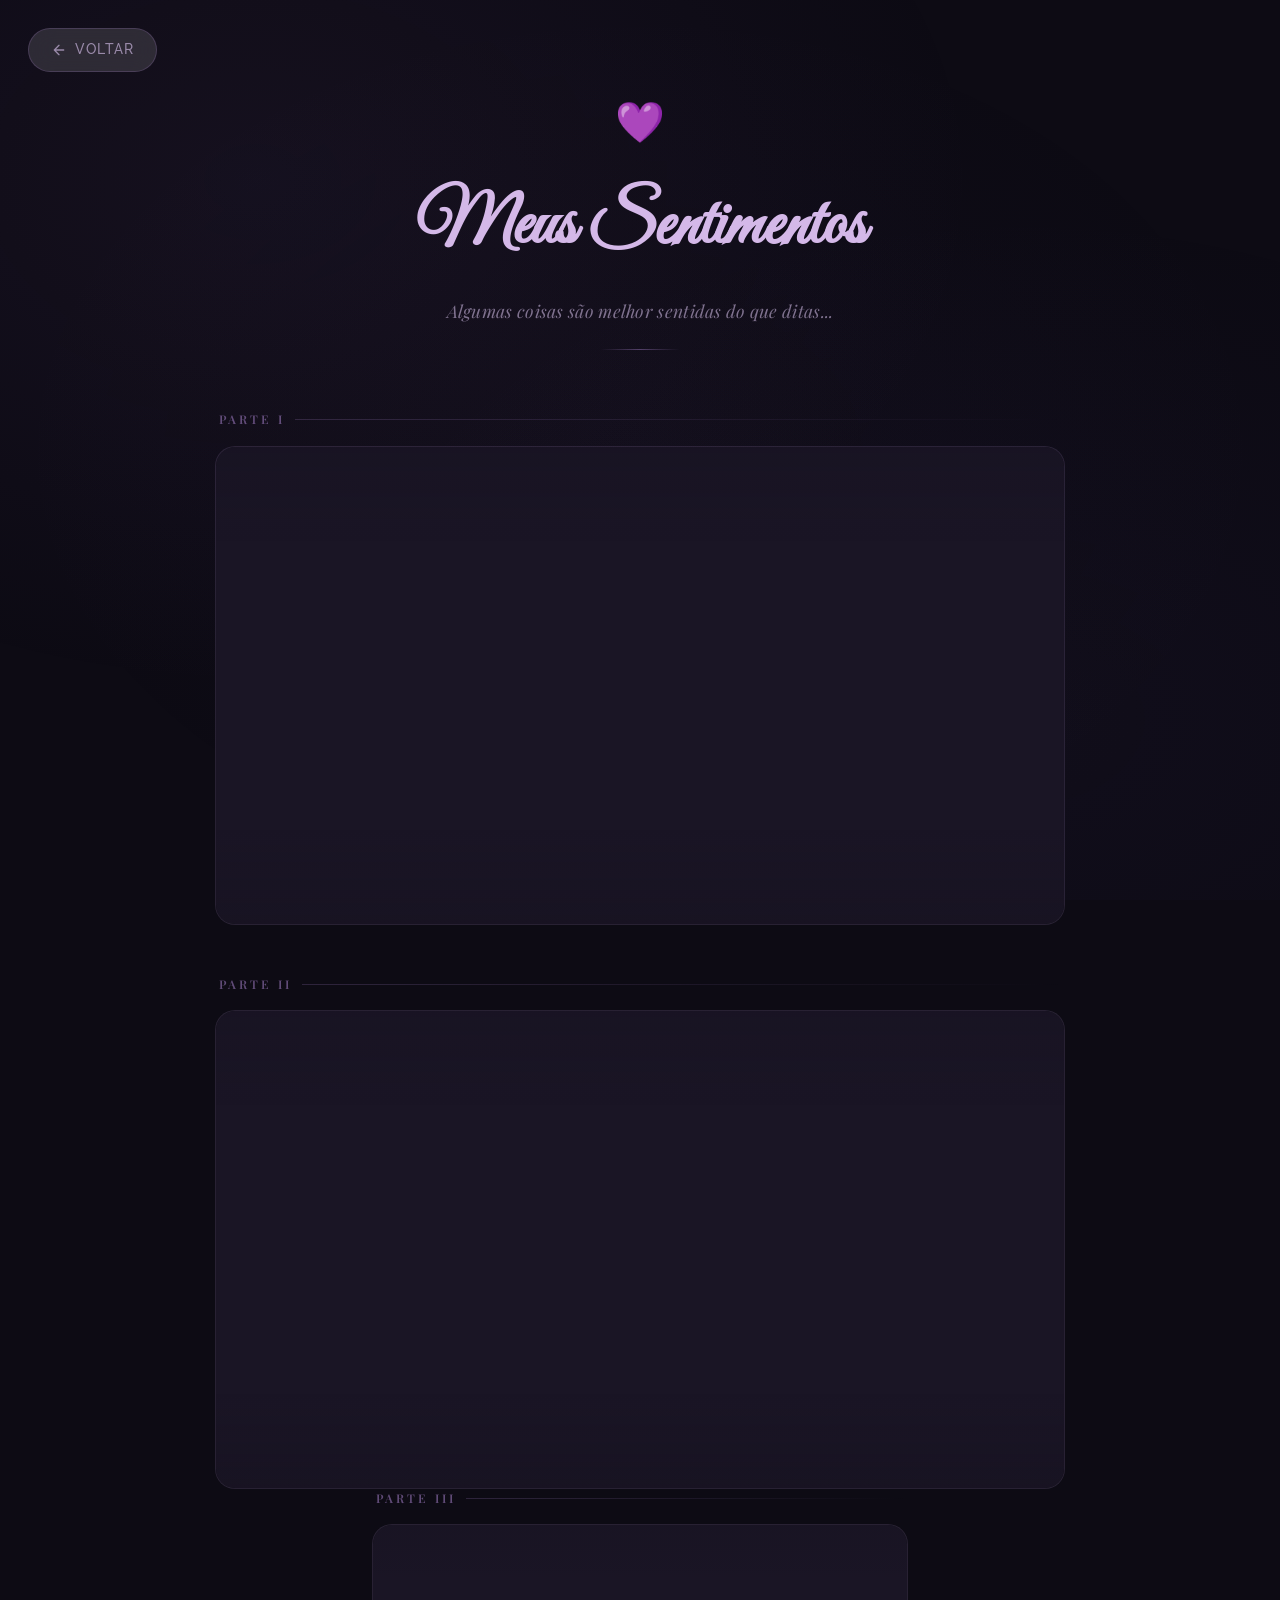
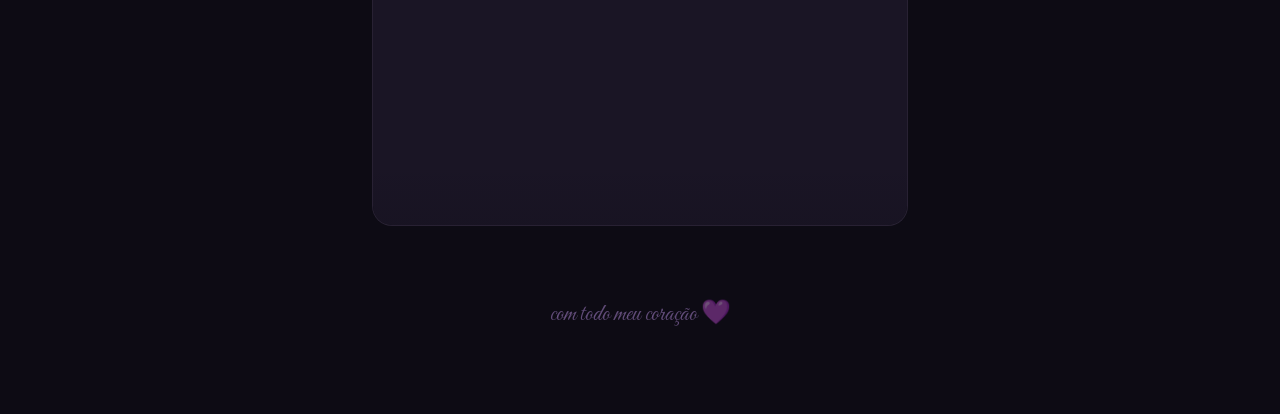
<file: MeuSentimentoHEHE.html>
<!DOCTYPE html>
<html lang="pt-BR">
<head>
    <meta charset="UTF-8">
    <meta name="viewport" content="width=device-width, initial-scale=1.0">
    <meta name="description" content="Meus sentimentos em vídeo, feitos com todo o carinho do coração.">
    <title>Meus Sentimentos 💜</title>
    <link rel="stylesheet" href="estilo.css">
    <style>
        body {
            background: #0d0b14;
            color: #e8e0f0;
            min-height: 100vh;
        }

        /* ── Background Ambiance ── */
        .ambiance {
            position: fixed;
            inset: 0;
            pointer-events: none;
            z-index: 0;
            background:
                radial-gradient(ellipse at 20% 20%, rgba(120, 80, 160, 0.08) 0%, transparent 50%),
                radial-gradient(ellipse at 80% 80%, rgba(80, 60, 140, 0.06) 0%, transparent 50%),
                radial-gradient(ellipse at 50% 50%, rgba(100, 70, 150, 0.04) 0%, transparent 70%);
        }

        /* ── Main Container ── */
        .sentimentos-page {
            position: relative;
            z-index: 1;
            min-height: 100vh;
            display: flex;
            flex-direction: column;
            align-items: center;
            padding: 60px 24px 80px;
        }

        /* ── Header ── */
        .sentimentos-header {
            text-align: center;
            margin-bottom: 60px;
            margin-top: 30px;
            opacity: 0;
            animation: fadeInUp 1.2s ease 0.3s forwards;
        }

        .sentimentos-icon {
            font-size: 2.5rem;
            margin-bottom: 16px;
            display: block;
            animation: pulse 3s ease-in-out infinite;
        }

        .sentimentos-title {
            font-family: 'Great Vibes', cursive;
            font-size: clamp(2.5rem, 6vw, 4.5rem);
            color: #d4b8e8;
            margin-bottom: 12px;
        }

        .sentimentos-subtitle {
            font-family: 'Playfair Display', serif;
            font-size: clamp(0.9rem, 2vw, 1.1rem);
            font-style: italic;
            font-weight: 400;
            color: rgba(200, 180, 220, 0.6);
            max-width: 450px;
            letter-spacing: 0.3px;
        }

        .sentimentos-line {
            width: 80px;
            height: 1px;
            background: linear-gradient(90deg, transparent, rgba(180, 140, 220, 0.4), transparent);
            margin: 24px auto 0;
        }

        /* ── Video Section ── */
        .videos-container {
            display: flex;
            flex-direction: column;
            gap: 50px;
            width: 100%;
            max-width: 850px;
        }

        .video-wrapper {
            opacity: 0;
            position: relative;
        }

        .video-wrapper:nth-child(1) {
            animation: fadeInUp 1.2s ease 0.6s forwards;
        }

        .video-wrapper:nth-child(2) {
            animation: fadeInUp 1.2s ease 0.9s forwards;
        }

        .video-wrapper:nth-child(3) {
            animation: fadeInUp 1.2s ease 1.2s forwards;
        }

        .video-label {
            display: flex;
            align-items: center;
            gap: 10px;
            margin-bottom: 16px;
            padding-left: 4px;
        }

        .video-label-number {
            font-family: 'Playfair Display', serif;
            font-size: 0.75rem;
            font-weight: 600;
            letter-spacing: 3px;
            text-transform: uppercase;
            color: rgba(180, 140, 220, 0.5);
        }

        .video-label-line {
            flex: 1;
            height: 1px;
            background: linear-gradient(90deg, rgba(180, 140, 220, 0.2), transparent);
        }

        .video-card {
            position: relative;
            border-radius: 20px;
            overflow: hidden;
            background: rgba(255, 255, 255, 0.03);
            border: 1px solid rgba(180, 140, 220, 0.12);
            transition: all 0.5s cubic-bezier(0.23, 1, 0.32, 1);
        }

        .video-card:hover {
            border-color: rgba(180, 140, 220, 0.25);
            box-shadow: 0 20px 60px rgba(100, 60, 160, 0.15),
                        0 0 80px rgba(120, 80, 180, 0.05);
            transform: translateY(-4px);
        }

        .video-card video,
        .video-card iframe {
            width: 100%;
            min-height: 300px;
            aspect-ratio: 16 / 9;
            display: block;
            border-radius: 19px;
            background: #1a1525;
            border: none;
        }

        .video-card::after {
            content: '';
            position: absolute;
            inset: 0;
            border-radius: 20px;
            background: linear-gradient(180deg, rgba(13, 11, 20, 0.1) 0%, transparent 20%, transparent 80%, rgba(13, 11, 20, 0.15) 100%);
            pointer-events: none;
        }

        /* ── Glow Effect ── */
        .video-glow {
            position: absolute;
            inset: -2px;
            border-radius: 22px;
            background: linear-gradient(135deg, rgba(180, 140, 220, 0.1), transparent, rgba(120, 80, 180, 0.08));
            z-index: -1;
            filter: blur(20px);
            opacity: 0;
            transition: opacity 0.5s ease;
        }

        .video-wrapper:hover .video-glow {
            opacity: 1;
        }

        /* ── Bottom Message ── */
        .sentimentos-footer {
            text-align: center;
            margin-top: 70px;
            opacity: 0;
            animation: fadeIn 1.5s ease 1.3s forwards;
        }

        .sentimentos-footer-text {
            font-family: 'Great Vibes', cursive;
            font-size: 1.5rem;
            color: rgba(180, 140, 220, 0.5);
        }

        /* ── Back Button Override ── */
        .back-btn {
            border-color: rgba(180, 140, 220, 0.2);
            color: rgba(200, 180, 220, 0.7);
        }

        .back-btn:hover {
            background: rgba(180, 140, 220, 0.12);
            color: #d4b8e8;
        }

        /* ── Responsive ── */
        @media (max-width: 600px) {
            .sentimentos-page {
                padding: 50px 16px 60px;
            }

            .video-card {
                border-radius: 14px;
            }

            .video-card video {
                border-radius: 13px;
            }

            .videos-container {
                gap: 36px;
            }
        }
    </style>
</head>
<body>
    <!-- Background Ambiance -->
    <div class="ambiance"></div>

    <!-- Back Button -->
    <a href="index.html" class="back-btn">
        <svg viewBox="0 0 24 24" fill="none" stroke="currentColor" stroke-width="2" stroke-linecap="round" stroke-linejoin="round">
            <path d="M19 12H5M12 19l-7-7 7-7"/>
        </svg>
        Voltar
    </a>

    <!-- Main Content -->
    <main class="sentimentos-page">
        <!-- Header -->
        <header class="sentimentos-header">
            <span class="sentimentos-icon">💜</span>
            <h1 class="sentimentos-title">Meus Sentimentos</h1>
            <p class="sentimentos-subtitle">Algumas coisas são melhor sentidas do que ditas...</p>
            <div class="sentimentos-line"></div>
        </header>

        <!-- Videos -->
        <div class="videos-container">
            <!-- Video 1 -->
            <div class="video-wrapper">
                <div class="video-label">
                    <span class="video-label-number">Parte I</span>
                    <span class="video-label-line"></span>
                </div>
                <div class="video-glow"></div>
                <div class="video-card">
                    <iframe 
                        src="https://www.youtube.com/embed/RVijA9dRoTo?rel=0" 
                        title="Meus Sentimentos - Parte 1" 
                        frameborder="0"
                        allow="accelerometer; autoplay; clipboard-write; encrypted-media; gyroscope; picture-in-picture; web-share" 
                        referrerpolicy="strict-origin-when-cross-origin"
                        allowfullscreen>
                    </iframe>
                </div>
            </div>

            <!-- Video 2 -->
            <div class="video-wrapper">
                <div class="video-label">
                    <span class="video-label-number">Parte II</span>
                    <span class="video-label-line"></span>
                </div>
                <div class="video-glow"></div>
                <div class="video-card">
                    <iframe 
                        src="https://www.youtube.com/embed/Ya7F_vPyi1M?rel=0" 
                        title="Meus Sentimentos - Parte 2" 
                        frameborder="0"
                        allow="accelerometer; autoplay; clipboard-write; encrypted-media; gyroscope; picture-in-picture; web-share" 
                        referrerpolicy="strict-origin-when-cross-origin"
                        allowfullscreen>
                    </iframe>
                </div>
            </div>
        </div>

            <!-- Video 3 -->
            <div class="video-wrapper">
                <div class="video-label">
                    <span class="video-label-number">Parte III</span>
                    <span class="video-label-line"></span>
                </div>
                <div class="video-glow"></div>
                <div class="video-card">
                    <iframe 
                        src="https://www.youtube.com/embed/Zl8ORm1jWtM?rel=0" 
                        title="Meus Sentimentos - Parte 3" 
                        frameborder="0"
                        allow="accelerometer; autoplay; clipboard-write; encrypted-media; gyroscope; picture-in-picture; web-share" 
                        referrerpolicy="strict-origin-when-cross-origin"
                        allowfullscreen>
                    </iframe>
                </div>
            </div>

        <!-- Footer -->
        <footer class="sentimentos-footer">
            <p class="sentimentos-footer-text">com todo meu coração 💜</p>
        </footer>
    </main>
</body>
</html>
</file>
<file: estilo.css>
/* ═══════════════════════════════════════════════════
   Meus Elogios Pra Você — Estilos Globais
   ═══════════════════════════════════════════════════ */

@import url('https://fonts.googleapis.com/css2?family=Playfair+Display:ital,wght@0,400;0,500;0,600;0,700;1,400;1,500;1,600&family=Raleway:wght@300;400;500;600&family=Great+Vibes&display=swap');

/* ── Reset ── */
*, *::before, *::after {
    margin: 0;
    padding: 0;
    box-sizing: border-box;
}

html {
    scroll-behavior: smooth;
    -webkit-font-smoothing: antialiased;
    -moz-osx-font-smoothing: grayscale;
}

body {
    font-family: 'Raleway', sans-serif;
    line-height: 1.6;
    overflow-x: hidden;
}

a {
    text-decoration: none;
    color: inherit;
}

img {
    max-width: 100%;
    display: block;
}

/* ── Shared Animations ── */
@keyframes fadeInUp {
    from {
        opacity: 0;
        transform: translateY(40px);
    }
    to {
        opacity: 1;
        transform: translateY(0);
    }
}

@keyframes fadeIn {
    from { opacity: 0; }
    to { opacity: 1; }
}

@keyframes float {
    0%, 100% { transform: translateY(0px); }
    50% { transform: translateY(-12px); }
}

@keyframes pulse {
    0%, 100% { transform: scale(1); opacity: 0.7; }
    50% { transform: scale(1.1); opacity: 1; }
}

@keyframes shimmer {
    0% { background-position: -200% center; }
    100% { background-position: 200% center; }
}

@keyframes slideInLeft {
    from {
        opacity: 0;
        transform: translateX(-60px);
    }
    to {
        opacity: 1;
        transform: translateX(0);
    }
}

@keyframes slideInRight {
    from {
        opacity: 0;
        transform: translateX(60px);
    }
    to {
        opacity: 1;
        transform: translateX(0);
    }
}

@keyframes heartbeat {
    0% { transform: scale(1); }
    14% { transform: scale(1.15); }
    28% { transform: scale(1); }
    42% { transform: scale(1.15); }
    70% { transform: scale(1); }
}

@keyframes twinkle {
    0%, 100% { opacity: 0; transform: scale(0); }
    50% { opacity: 1; transform: scale(1); }
}

/* ── Shared Back Button ── */
.back-btn {
    position: fixed;
    top: 28px;
    left: 28px;
    z-index: 100;
    display: flex;
    align-items: center;
    gap: 8px;
    padding: 10px 22px;
    border-radius: 50px;
    border: 1px solid rgba(255,255,255,0.25);
    background: rgba(255,255,255,0.12);
    backdrop-filter: blur(12px);
    -webkit-backdrop-filter: blur(12px);
    color: #fff;
    font-family: 'Raleway', sans-serif;
    font-size: 0.85rem;
    font-weight: 500;
    letter-spacing: 1px;
    cursor: pointer;
    transition: all 0.35s ease;
    text-transform: uppercase;
}

.back-btn:hover {
    background: rgba(255,255,255,0.25);
    transform: translateX(-4px);
    box-shadow: 0 4px 20px rgba(0,0,0,0.15);
}

.back-btn svg {
    width: 16px;
    height: 16px;
    transition: transform 0.3s ease;
}

.back-btn:hover svg {
    transform: translateX(-3px);
}

/* ── Scrollbar ── */
::-webkit-scrollbar {
    width: 6px;
}

::-webkit-scrollbar-track {
    background: transparent;
}

::-webkit-scrollbar-thumb {
    background: rgba(150, 150, 150, 0.4);
    border-radius: 3px;
}

::-webkit-scrollbar-thumb:hover {
    background: rgba(150, 150, 150, 0.6);
}

/* ── Selection ── */
::selection {
    background: rgba(180, 140, 100, 0.3);
    color: inherit;
}
</file>
